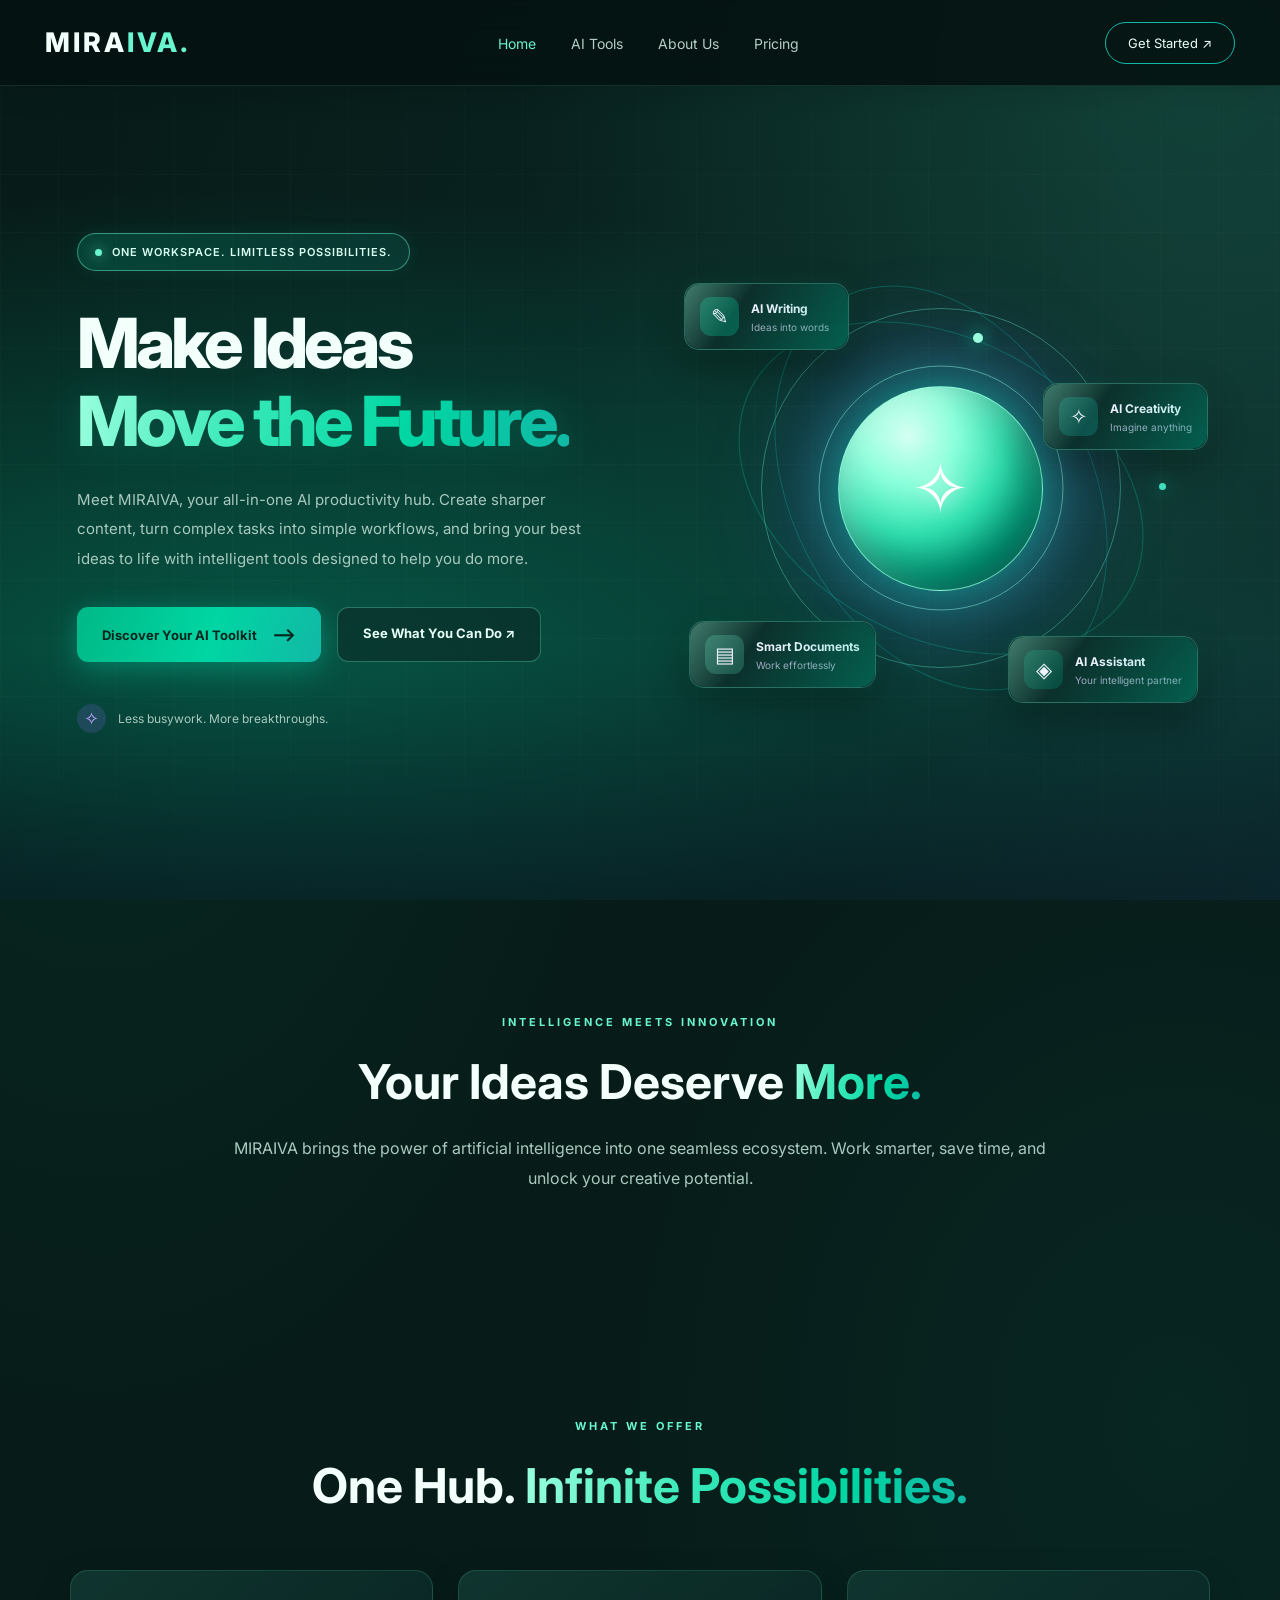
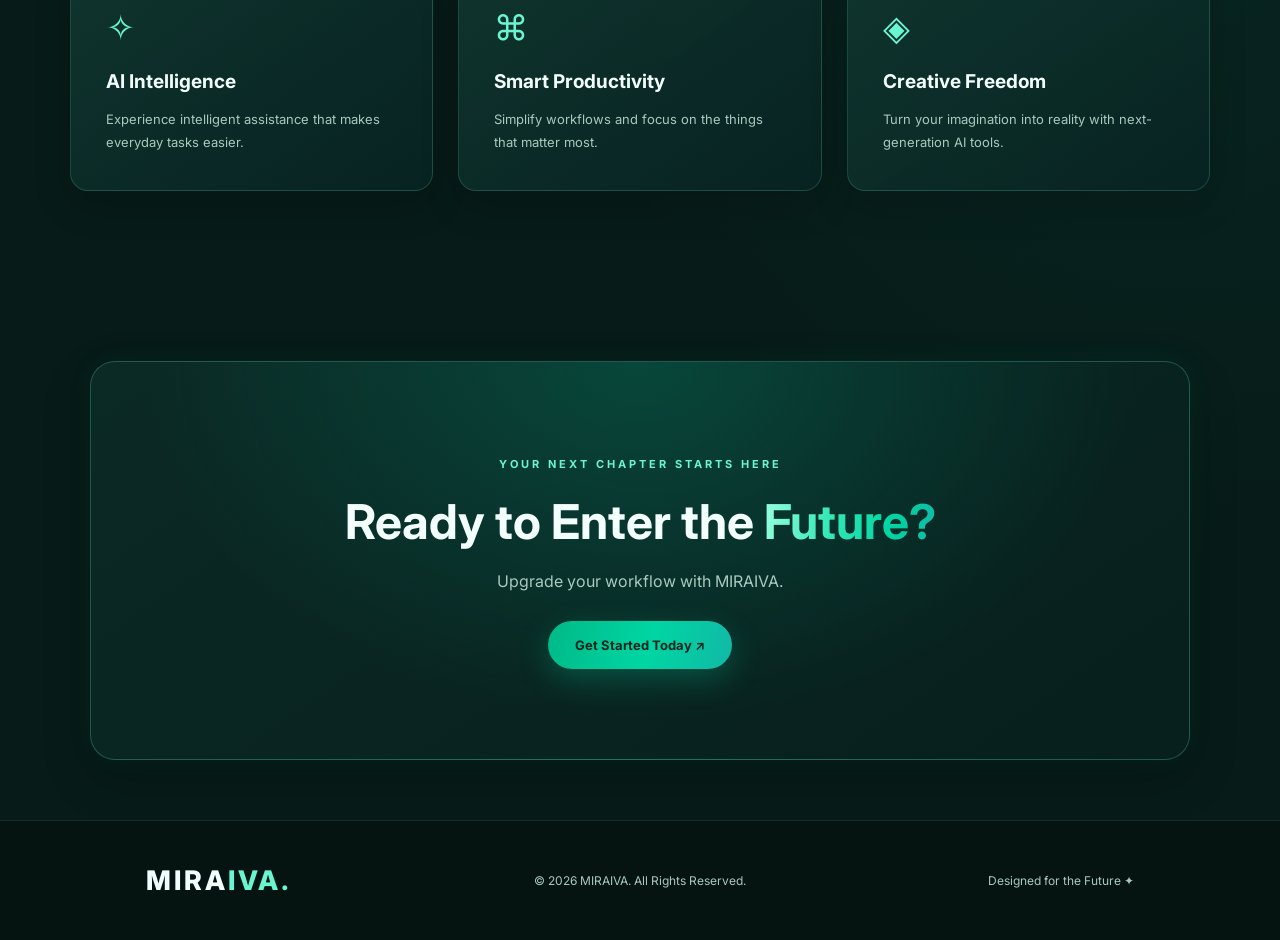
<file: front-end/index.html>
<!DOCTYPE html>
<html lang="en">
<head>
    <meta charset="UTF-8">
    <meta name="viewport" content="width=device-width, initial-scale=1.0">
    <title>MIRAIVA | AI Productivity Hub</title>
    <link rel="stylesheet" href="style.css">
</head>
<body>

    <header>
        <nav class="navbar">
            <a href="index.html" class="logo">MIRA<span>IVA.</span></a>

            <ul class="nav-links">
                <li><a href="index.html" class="active">Home</a></li>
                <li><a href="tools.html">AI Tools</a></li>
                <li><a href="about.html">About Us</a></li>
                <li><a href="pricing.html">Pricing</a></li>
            </ul>

            <a href="pricing.html" class="nav-btn">Get Started ↗</a>
        </nav>
    </header>

    <main>
        <section class="hero hero-reference">
            <div class="hero-overlay"></div>

            <div class="hero-layout">
                <div class="hero-content hero-copy">
                    <span class="hero-pill"><span class="status-dot"></span> ONE WORKSPACE. LIMITLESS POSSIBILITIES.</span>

                    <h1>
                        Make Ideas<br>
                        <span>Move the Future.</span>
                    </h1>

                    <p>
                        Meet MIRAIVA, your all-in-one AI productivity hub. Create sharper content,
                        turn complex tasks into simple workflows, and bring your best ideas to life
                        with intelligent tools designed to help you do more.
                    </p>

                    <div class="hero-buttons">
                        <a href="tools.html" class="primary-btn">
                            Discover Your AI Toolkit <span aria-hidden="true">⟶</span>
                        </a>
                        <a href="about.html" class="secondary-btn">
                            See What You Can Do ↗
                        </a>
                    </div>

                    <div class="hero-footnote">
                        <span class="footnote-spark">✧</span>
                        Less busywork. More breakthroughs.
                    </div>
                </div>

                <div class="hero-visual" aria-label="MIRAIVA AI productivity tools illustration">
                    <div class="orbit orbit-one"></div>
                    <div class="orbit orbit-two"></div>
                    <div class="orbit orbit-three"></div>
                    <div class="orbit orbit-four"></div>
                    <span class="orbit-dot dot-top"></span>
                    <span class="orbit-dot dot-side"></span>
                    <div class="core-glow"></div>
                    <div class="ai-core"><span>✧</span></div>

                    <div class="floating-card card-writing">
                        <span class="mini-icon writing-icon">✎</span>
                        <span><strong>AI Writing</strong><small>Ideas into words</small></span>
                    </div>

                    <div class="floating-card card-creativity">
                        <span class="mini-icon creativity-icon">✧</span>
                        <span><strong>AI Creativity</strong><small>Imagine anything</small></span>
                    </div>

                    <div class="floating-card card-documents">
                        <span class="mini-icon documents-icon">▤</span>
                        <span><strong>Smart Documents</strong><small>Work effortlessly</small></span>
                    </div>

                    <div class="floating-card card-assistant">
                        <span class="mini-icon assistant-icon">◈</span>
                        <span><strong>AI Assistant</strong><small>Your intelligent partner</small></span>
                    </div>
                </div>
            </div>
        </section>

        <section class="intro section">
            <span class="tag">INTELLIGENCE MEETS INNOVATION</span>
            <h2>Your Ideas Deserve <span>More.</span></h2>
            <p>
                MIRAIVA brings the power of artificial intelligence
                into one seamless ecosystem. Work smarter, save time,
                and unlock your creative potential.
            </p>
        </section>

        <section class="features section">
            <div class="section-heading">
                <span class="tag">WHAT WE OFFER</span>
                <h2>One Hub. <span>Infinite Possibilities.</span></h2>
            </div>

            <div class="feature-grid">

                <div class="feature-card">
                    <div class="feature-icon">✧</div>
                    <h3>AI Intelligence</h3>
                    <p>
                        Experience intelligent assistance
                        that makes everyday tasks easier.
                    </p>
                </div>

                <div class="feature-card">
                    <div class="feature-icon">⌘</div>
                    <h3>Smart Productivity</h3>
                    <p>
                        Simplify workflows and focus on
                        the things that matter most.
                    </p>
                </div>

                <div class="feature-card">
                    <div class="feature-icon">◈</div>
                    <h3>Creative Freedom</h3>
                    <p>
                        Turn your imagination into reality
                        with next-generation AI tools.
                    </p>
                </div>

            </div>
        </section>

        <section class="cta-section">
            <span class="tag">YOUR NEXT CHAPTER STARTS HERE</span>
            <h2>Ready to Enter the <span>Future?</span></h2>
            <p>Upgrade your workflow with MIRAIVA.</p>
            <a href="pricing.html" class="primary-btn">
                Get Started Today ↗
            </a>
        </section>
    </main>

    <footer>
        <a href="index.html" class="logo">MIRA<span>IVA.</span></a>
        <p>© 2026 MIRAIVA. All Rights Reserved.</p>
        <p>Designed for the Future ✦</p>
    </footer>

</body>
</html>
</file>
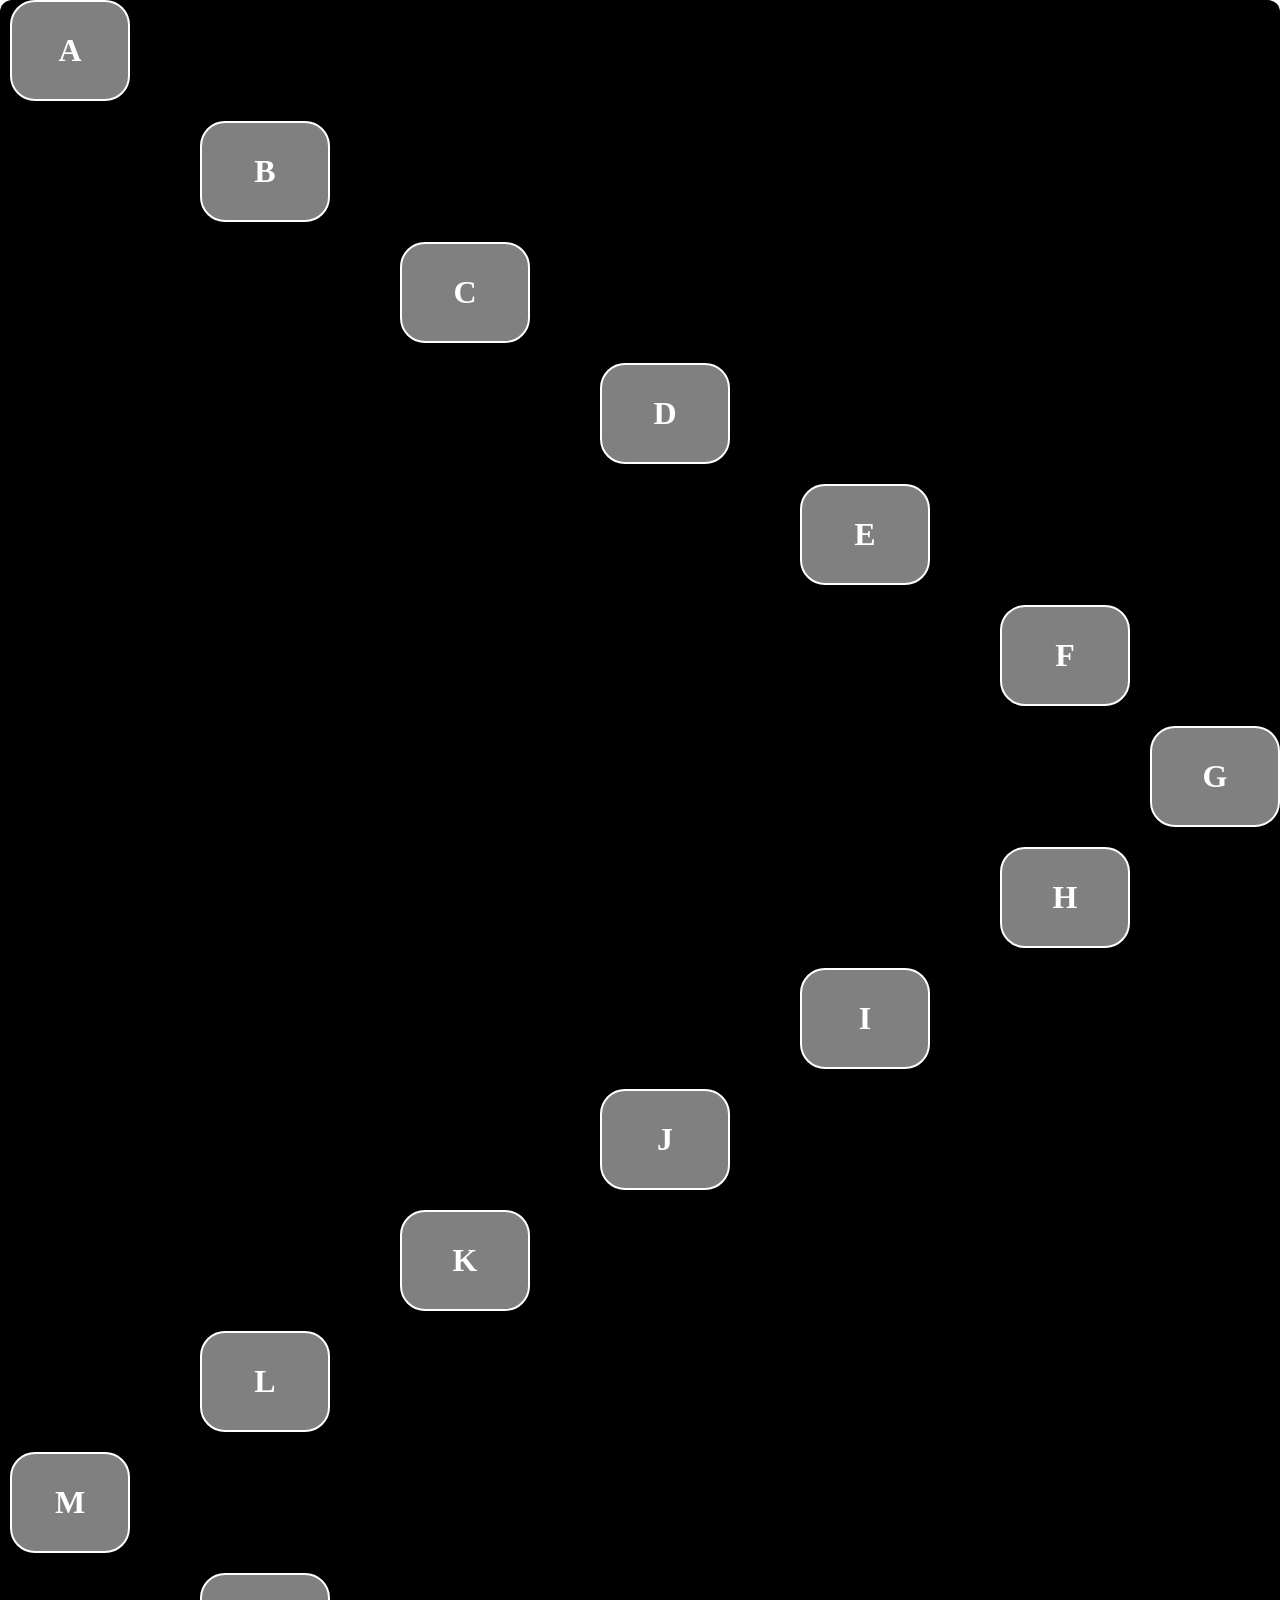
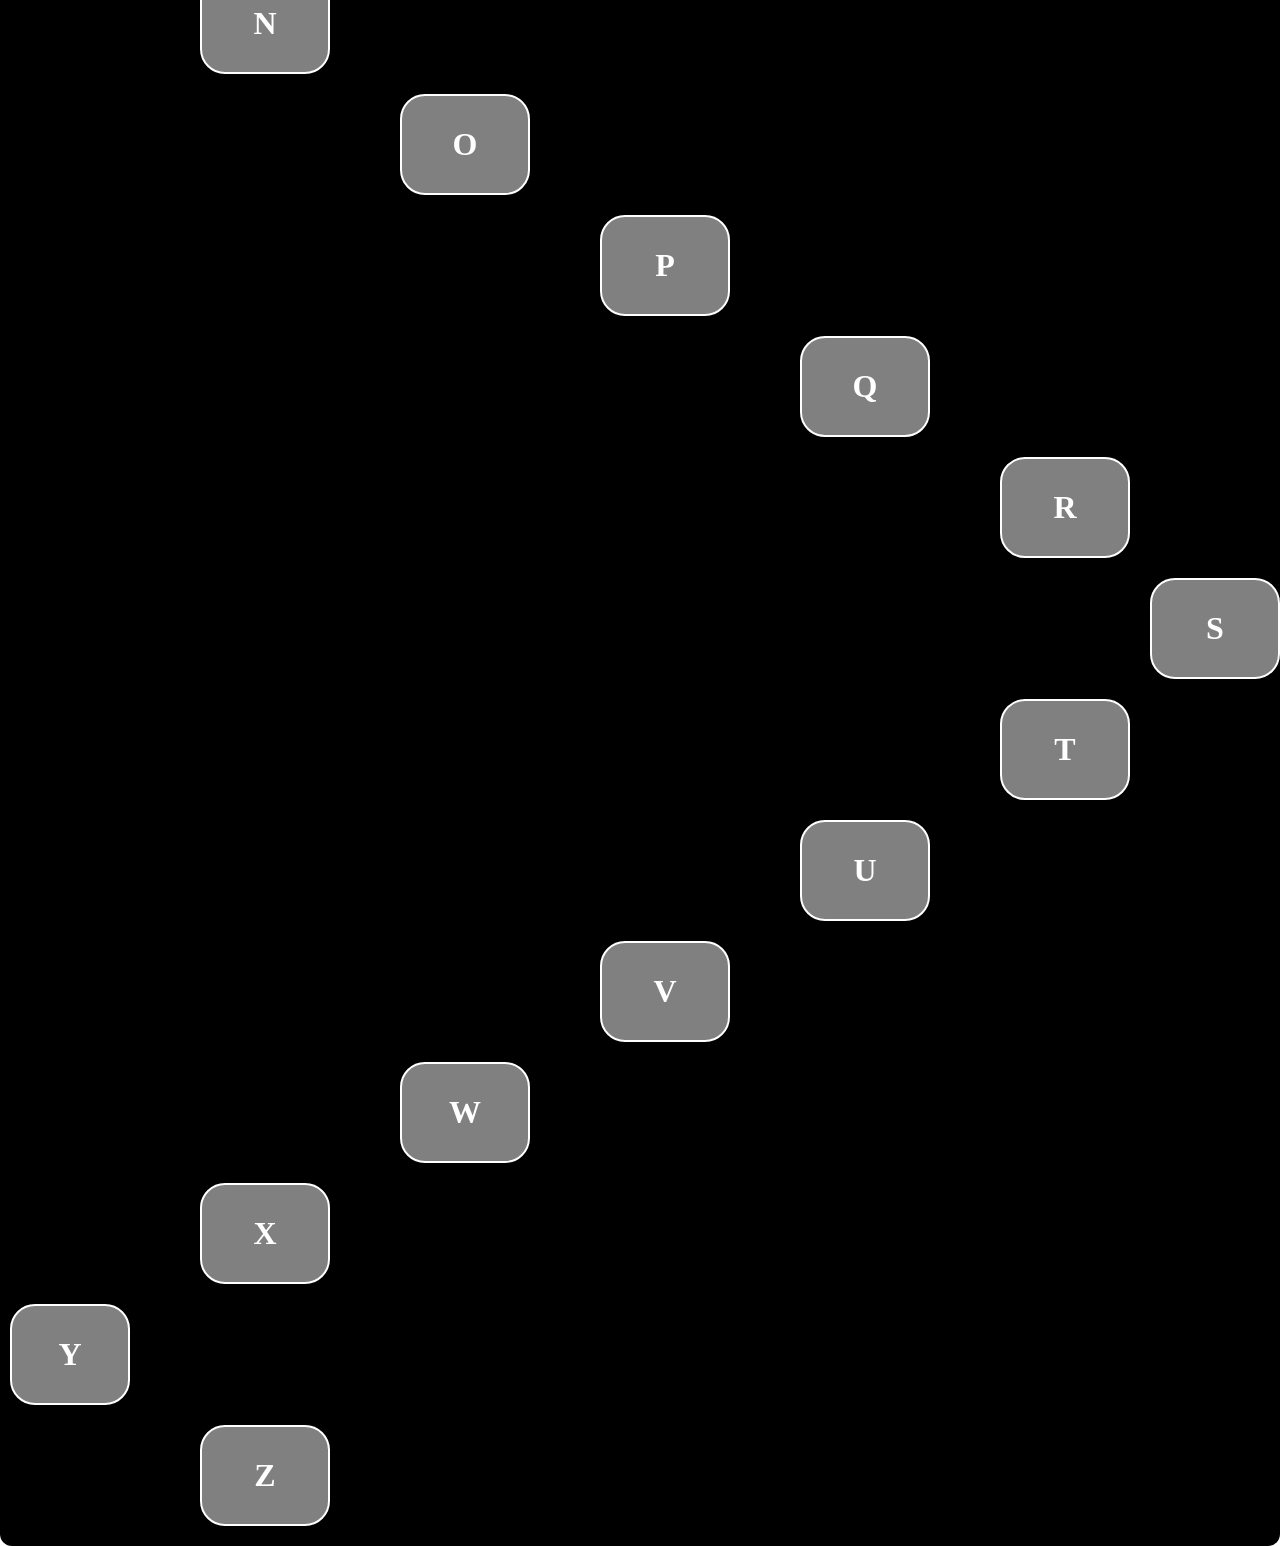
<file: project.html>
<!DOCTYPE html>
<html lang="en">
<head>
    <link rel="stylesheet" href="style.css">
    <meta charset="UTF-8">
    <meta name="viewport" content="width=device-width, initial-scale=1.0">
    <title>Assignment</title>
</head>
<body>
    <div class="container">
        <div class="box box-a">
            <Strong>A</Strong>
        </div>
        <div class="box box-b">
            <Strong>B</Strong>
        </div>
        <div class="box box-c">
            <Strong>C</Strong>
        </div>
        <div class="box box-d">
            <Strong>D</Strong>
        </div>
        <div class="box box-e">
            <Strong>E</Strong>
        </div>
        <div class="box box-f">
            <Strong>F</Strong>
        </div>
        <div class="box box-g">
            <Strong>G</Strong>
        </div>
        <div class="box box-h">
            <Strong>H</Strong>
        </div>
        <div class="box box-i">
            <Strong>I</Strong>
        </div>
        <div class="box box-j">
            <Strong>J</Strong>
        </div>
        <div class="box box-k">
            <Strong>K</Strong>
        </div>
        <div class="box box-l">
            <Strong>L</Strong>
        </div>
        <div class="box box-m">
            <Strong>M</Strong>
        </div>
        <div class="box box-n">
            <Strong>N</Strong>
        </div>
        <div class="box box-o">
            <Strong>O</Strong>
        </div>
        <div class="box box-p">
            <Strong>P</Strong>
        </div>
        <div class="box box-q">
            <Strong>Q</Strong>
        </div>
        <div class="box box-r">
            <Strong>R</Strong>
        </div>
        <div class="box box-s">
            <Strong>S</Strong>
        </div>
        <div class="box box-t">
            <Strong>T</Strong>
        </div>
        <div class="box box-u">
            <Strong>U</Strong>
        </div>
        <div class="box box-v">
            <Strong>V</Strong>
        </div>
        <div class="box box-w">
            <Strong>W</Strong>
        </div>
        <div class="box box-x">
            <Strong>X</Strong>
        </div>
        <div class="box box-y">
            <Strong>Y</Strong>
        </div>
        <div class="box box-z">
            <Strong>Z</Strong>
        </div>
    </div>
    
</body>
</html>
</file>
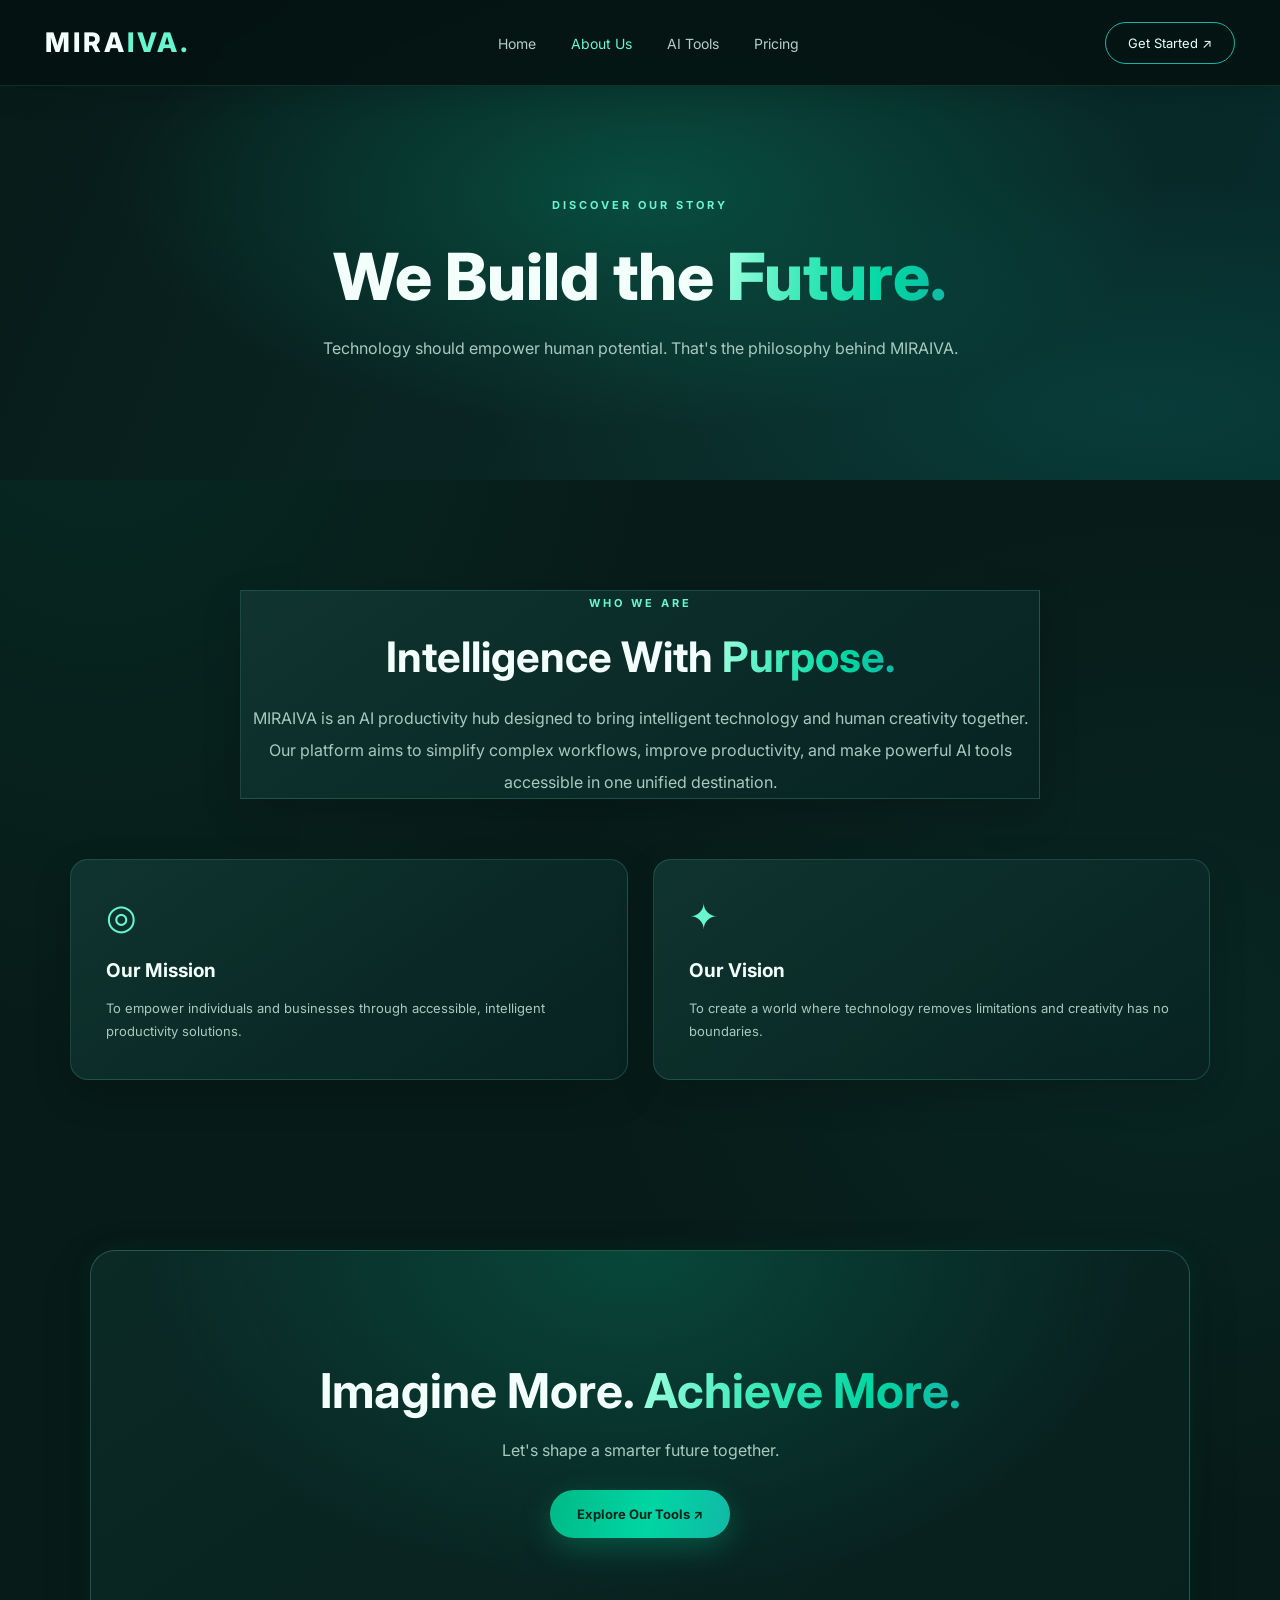
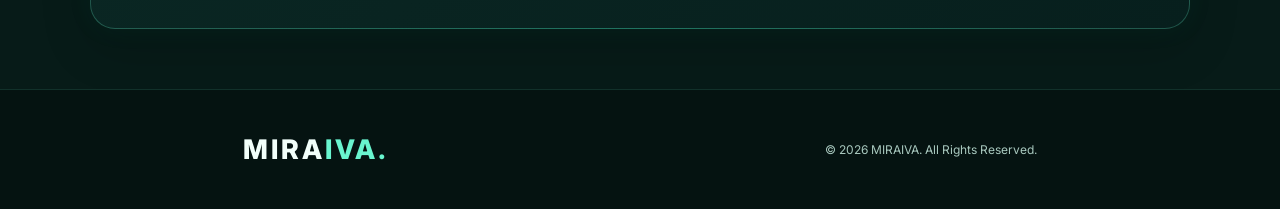
<file: front-end/about.html>
<!DOCTYPE html>
<html lang="en">
<head>
    <meta charset="UTF-8">
    <meta name="viewport" content="width=device-width, initial-scale=1.0">
    <title>About Us | MIRAIVA</title>
    <link rel="stylesheet" href="style.css">
</head>
<body>

<header>
    <nav class="navbar">
        <a href="index.html" class="logo">MIRA<span>IVA.</span></a>

        <ul class="nav-links">
            <li><a href="index.html">Home</a></li>
            <li><a href="about.html" class="active">About Us</a></li>
            <li><a href="tools.html">AI Tools</a></li>
            <li><a href="pricing.html">Pricing</a></li>
        </ul>

        <a href="pricing.html" class="nav-btn">Get Started ↗</a>
    </nav>
</header>

<section class="page-hero">
    <span class="tag">DISCOVER OUR STORY</span>
    <h1>We Build the <span>Future.</span></h1>
    <p>
        Technology should empower human potential.
        That's the philosophy behind MIRAIVA.
    </p>
</section>

<section class="about-content section">
    <div class="about-box">
        <span class="tag">WHO WE ARE</span>
        <h2>Intelligence With <span>Purpose.</span></h2>
        <p>
            MIRAIVA is an AI productivity hub designed to bring
            intelligent technology and human creativity together.

            Our platform aims to simplify complex workflows,
            improve productivity, and make powerful AI tools
            accessible in one unified destination.
        </p>
    </div>

    <div class="about-grid">
        <div class="feature-card">
            <div class="feature-icon">◎</div>
            <h3>Our Mission</h3>
            <p>
                To empower individuals and businesses through
                accessible, intelligent productivity solutions.
            </p>
        </div>

        <div class="feature-card">
            <div class="feature-icon">✦</div>
            <h3>Our Vision</h3>
            <p>
                To create a world where technology removes
                limitations and creativity has no boundaries.
            </p>
        </div>
    </div>
</section>

<section class="cta-section">
    <h2>Imagine More. <span>Achieve More.</span></h2>
    <p>Let's shape a smarter future together.</p>
    <a href="tools.html" class="primary-btn">Explore Our Tools ↗</a>
</section>

<footer>
    <a href="index.html" class="logo">MIRA<span>IVA.</span></a>
    <p>© 2026 MIRAIVA. All Rights Reserved.</p>
</footer>

</body>
</html>
</file>
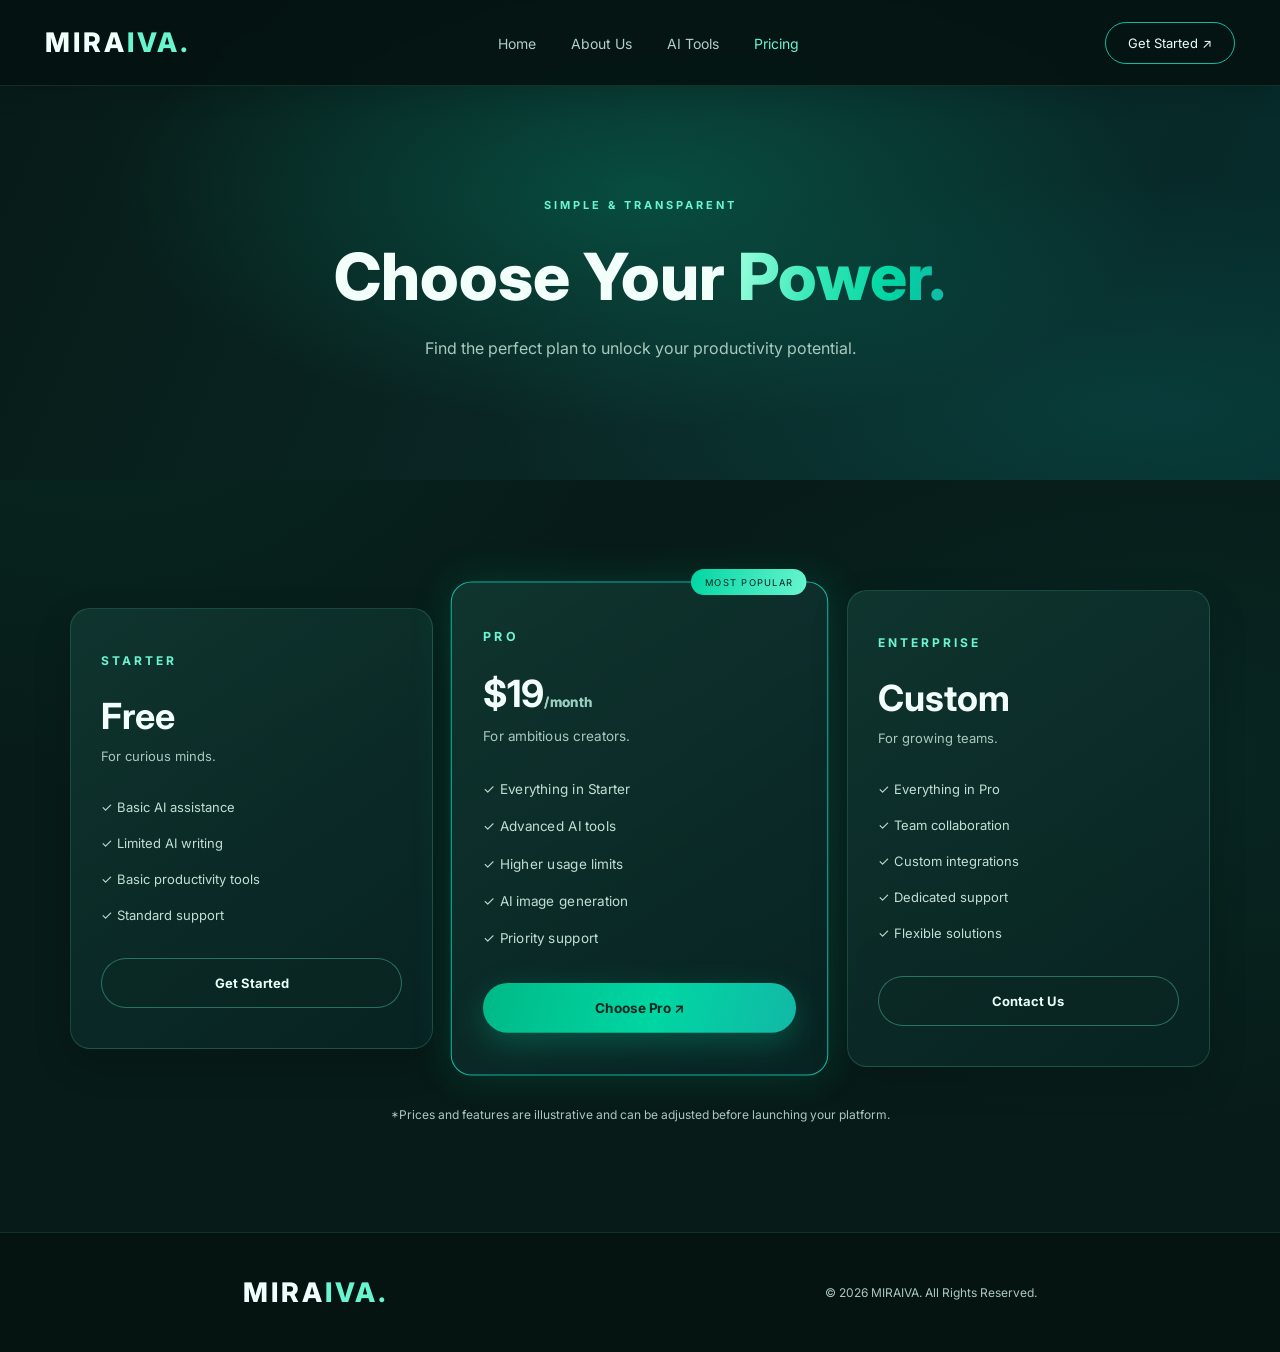
<file: front-end/pricing.html>
<!DOCTYPE html>
<html lang="en">
<head>
    <meta charset="UTF-8">
    <meta name="viewport" content="width=device-width, initial-scale=1.0">
    <title>Pricing | MIRAIVA</title>
    <link rel="stylesheet" href="style.css">
</head>
<body>

<header>
    <nav class="navbar">
        <a href="index.html" class="logo">MIRA<span>IVA.</span></a>

        <ul class="nav-links">
            <li><a href="index.html">Home</a></li>
            <li><a href="about.html">About Us</a></li>
            <li><a href="tools.html">AI Tools</a></li>
            <li><a href="pricing.html" class="active">Pricing</a></li>
        </ul>

        <a href="pricing.html" class="nav-btn">Get Started ↗</a>
    </nav>
</header>

<section class="page-hero">
    <span class="tag">SIMPLE & TRANSPARENT</span>
    <h1>Choose Your <span>Power.</span></h1>
    <p>
        Find the perfect plan to unlock your
        productivity potential.
    </p>
</section>

<section class="pricing-section section">

    <div class="pricing-grid">

        <div class="price-card">
            <span class="plan-name">STARTER</span>
            <h2>Free</h2>
            <p class="price-description">For curious minds.</p>

            <ul>
                <li>✓ Basic AI assistance</li>
                <li>✓ Limited AI writing</li>
                <li>✓ Basic productivity tools</li>
                <li>✓ Standard support</li>
            </ul>

            <a href="index.html" class="secondary-btn price-btn">
                Get Started
            </a>
        </div>

        <div class="price-card popular">
            <span class="popular-tag">MOST POPULAR</span>
            <span class="plan-name">PRO</span>
            <h2>$19<span>/month</span></h2>
            <p class="price-description">For ambitious creators.</p>

            <ul>
                <li>✓ Everything in Starter</li>
                <li>✓ Advanced AI tools</li>
                <li>✓ Higher usage limits</li>
                <li>✓ AI image generation</li>
                <li>✓ Priority support</li>
            </ul>

            <a href="index.html" class="primary-btn price-btn">
                Choose Pro ↗
            </a>
        </div>

        <div class="price-card">
            <span class="plan-name">ENTERPRISE</span>
            <h2>Custom</h2>
            <p class="price-description">For growing teams.</p>

            <ul>
                <li>✓ Everything in Pro</li>
                <li>✓ Team collaboration</li>
                <li>✓ Custom integrations</li>
                <li>✓ Dedicated support</li>
                <li>✓ Flexible solutions</li>
            </ul>

            <a href="index.html" class="secondary-btn price-btn">
                Contact Us
            </a>
        </div>

    </div>

    <p class="pricing-note">
        *Prices and features are illustrative and can be adjusted
        before launching your platform.
    </p>

</section>

<footer>
    <a href="index.html" class="logo">MIRA<span>IVA.</span></a>
    <p>© 2026 MIRAIVA. All Rights Reserved.</p>
</footer>

</body>
</html>
</file>
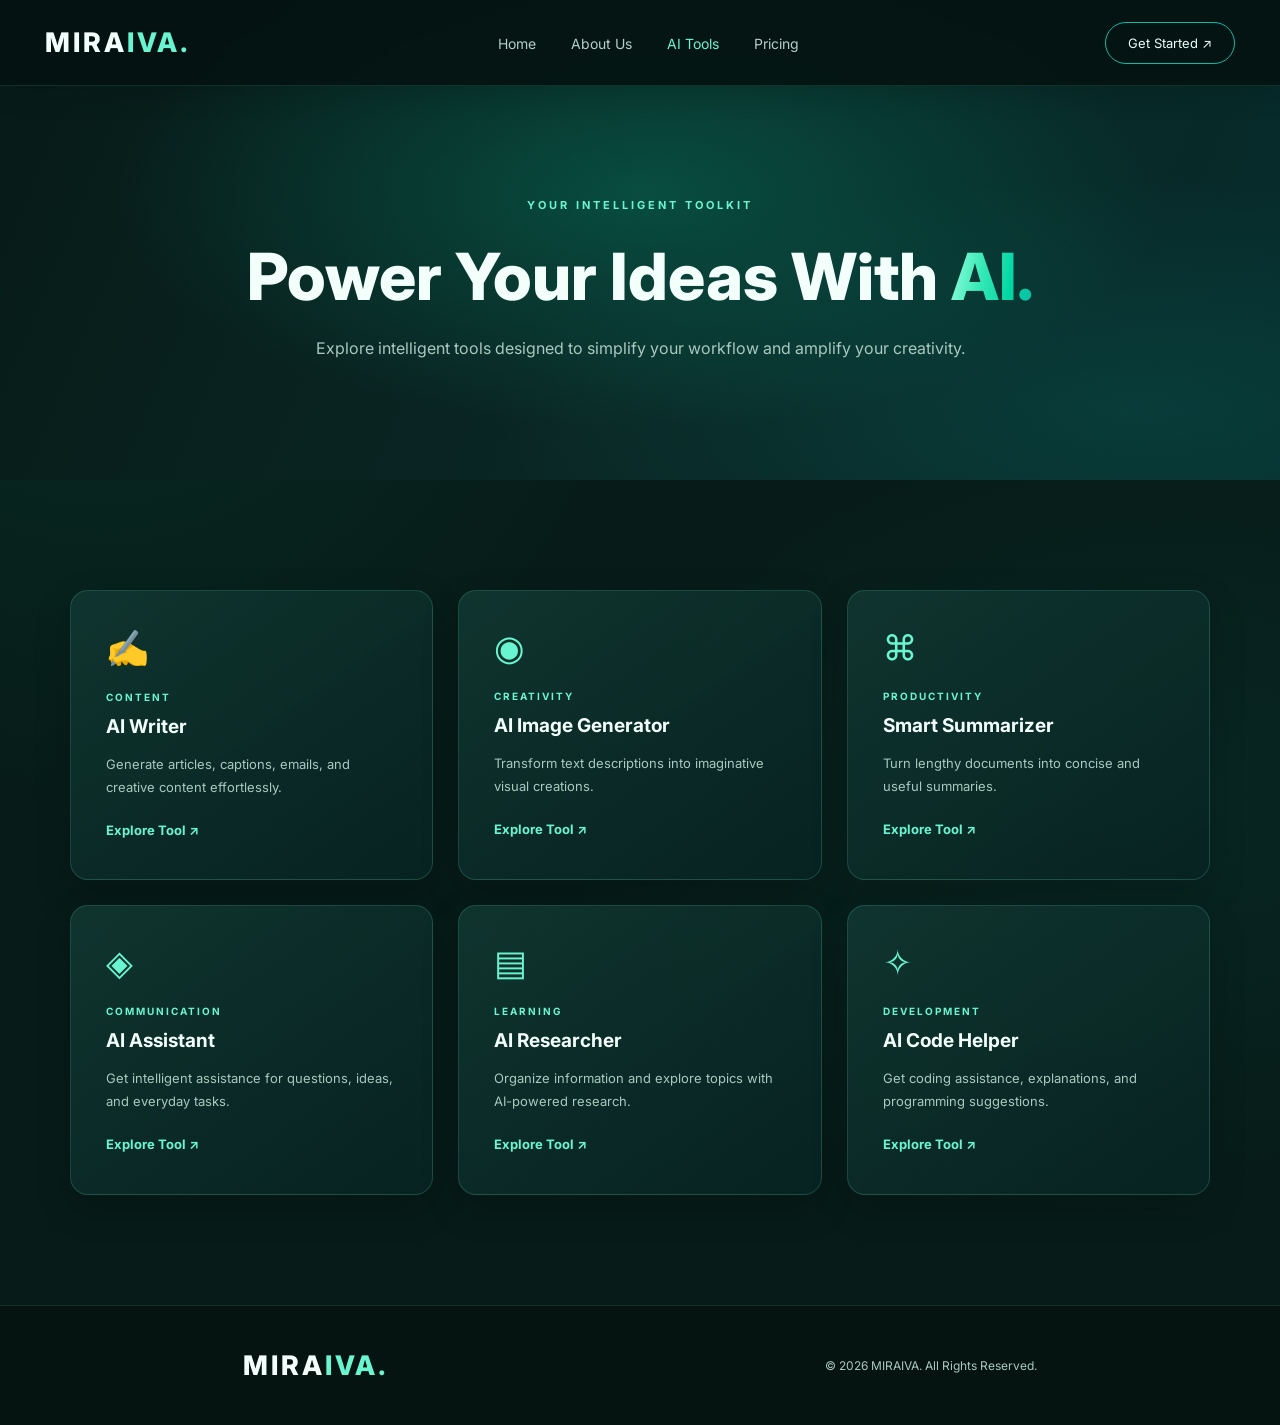
<file: front-end/tools.html>
<!DOCTYPE html>
<html lang="en">
<head>
    <meta charset="UTF-8">
    <meta name="viewport" content="width=device-width, initial-scale=1.0">
    <title>AI Tools | MIRAIVA</title>
    <link rel="stylesheet" href="style.css">
</head>
<body>

<header>
    <nav class="navbar">
        <a href="index.html" class="logo">MIRA<span>IVA.</span></a>

        <ul class="nav-links">
            <li><a href="index.html">Home</a></li>
            <li><a href="about.html">About Us</a></li>
            <li><a href="tools.html" class="active">AI Tools</a></li>
            <li><a href="pricing.html">Pricing</a></li>
        </ul>

        <a href="pricing.html" class="nav-btn">Get Started ↗</a>
    </nav>
</header>

<section class="page-hero">
    <span class="tag">YOUR INTELLIGENT TOOLKIT</span>
    <h1>Power Your Ideas With <span>AI.</span></h1>
    <p>
        Explore intelligent tools designed to simplify
        your workflow and amplify your creativity.
    </p>
</section>

<section class="tools-section section">

    <div class="tool-grid">

        <div class="feature-card tool-card">
            <div class="feature-icon">✍</div>
            <span class="tool-label">CONTENT</span>
            <h3>AI Writer</h3>
            <p>
                Generate articles, captions, emails,
                and creative content effortlessly.
            </p>
            <a href="pricing.html" class="card-link">Explore Tool ↗</a>
        </div>

        <div class="feature-card tool-card">
            <div class="feature-icon">◉</div>
            <span class="tool-label">CREATIVITY</span>
            <h3>AI Image Generator</h3>
            <p>
                Transform text descriptions into
                imaginative visual creations.
            </p>
            <a href="pricing.html" class="card-link">Explore Tool ↗</a>
        </div>

        <div class="feature-card tool-card">
            <div class="feature-icon">⌘</div>
            <span class="tool-label">PRODUCTIVITY</span>
            <h3>Smart Summarizer</h3>
            <p>
                Turn lengthy documents into
                concise and useful summaries.
            </p>
            <a href="pricing.html" class="card-link">Explore Tool ↗</a>
        </div>

        <div class="feature-card tool-card">
            <div class="feature-icon">◈</div>
            <span class="tool-label">COMMUNICATION</span>
            <h3>AI Assistant</h3>
            <p>
                Get intelligent assistance for
                questions, ideas, and everyday tasks.
            </p>
            <a href="pricing.html" class="card-link">Explore Tool ↗</a>
        </div>

        <div class="feature-card tool-card">
            <div class="feature-icon">▤</div>
            <span class="tool-label">LEARNING</span>
            <h3>AI Researcher</h3>
            <p>
                Organize information and explore
                topics with AI-powered research.
            </p>
            <a href="pricing.html" class="card-link">Explore Tool ↗</a>
        </div>

        <div class="feature-card tool-card">
            <div class="feature-icon">✧</div>
            <span class="tool-label">DEVELOPMENT</span>
            <h3>AI Code Helper</h3>
            <p>
                Get coding assistance, explanations,
                and programming suggestions.
            </p>
            <a href="pricing.html" class="card-link">Explore Tool ↗</a>
        </div>

    </div>

</section>

<footer>
    <a href="index.html" class="logo">MIRA<span>IVA.</span></a>
    <p>© 2026 MIRAIVA. All Rights Reserved.</p>
</footer>

</body>
</html>
</file>
<file: front-end/style.css>
/* ==============================
   MIRAIVA - FUTURISTIC AI HUB
================================ */

@import url('https://fonts.googleapis.com/css2?family=Inter:wght@400;500;600;700;800&display=swap');

:root {
    --bg: #070711;
    --card: #111122;
    --purple: #a855f7;
    --cyan: #00e5ff;
    --white: #ffffff;
    --muted: #a3a3b5;
}

* {
    margin: 0;
    padding: 0;
    box-sizing: border-box;
}

html {
    scroll-behavior: smooth;
}

body {
    background: var(--bg);
    color: var(--white);
    font-family: 'Inter', sans-serif;
    overflow-x: hidden;
}

a {
    text-decoration: none;
    color: inherit;
}

/* NAVIGATION */

header {
    position: absolute;
    top: 0;
    width: 100%;
    z-index: 100;
    background: rgba(7, 7, 17, 0.7);
    backdrop-filter: blur(15px);
    border-bottom: 1px solid rgba(255,255,255,0.07);
}

.navbar {
    max-width: 1250px;
    margin: auto;
    height: 85px;
    padding: 0 30px;
    display: flex;
    align-items: center;
    justify-content: space-between;
}

.logo {
    font-size: 27px;
    font-weight: 800;
    letter-spacing: 3px;
}

.logo span {
    color: var(--cyan);
}

.nav-links {
    display: flex;
    list-style: none;
    gap: 35px;
}

.nav-links a {
    color: #b6b6c9;
    font-size: 14px;
    transition: 0.3s;
}

.nav-links a:hover,
.nav-links a.active {
    color: var(--cyan);
}

.nav-btn {
    padding: 12px 22px;
    border: 1px solid var(--purple);
    border-radius: 30px;
    font-size: 13px;
    transition: 0.3s;
}

.nav-btn:hover {
    background: var(--purple);
    box-shadow: 0 0 25px #a855f777;
}

/* COMMON */

.section {
    max-width: 1200px;
    margin: auto;
    padding: 110px 30px;
}

.tag {
    color: var(--cyan);
    font-size: 11px;
    letter-spacing: 3px;
    font-weight: 700;
}

h1 span,
h2 span {
    background: linear-gradient(90deg, var(--purple), var(--cyan));
    -webkit-background-clip: text;
    background-clip: text;
    color: transparent;
}

/* HOME HERO + PARALLAX */

.hero {
    min-height: 100vh;
    display: flex;
    align-items: center;
    justify-content: center;
    text-align: center;
    position: relative;
    overflow: hidden;
    isolation: isolate;

    background:
        radial-gradient(circle at 50% 45%, #46208066, transparent 40%),
        radial-gradient(circle at 80% 20%, #005b7c55, transparent 30%),
        linear-gradient(135deg, #080814, #111027, #080814);

    background-attachment: fixed;
}

.hero::before {
    content: "";
    position: absolute;
    inset: 0;
    z-index: -1;

    background-image:
        linear-gradient(rgba(255,255,255,0.025) 1px, transparent 1px),
        linear-gradient(90deg, rgba(255,255,255,0.025) 1px, transparent 1px);

    background-size: 60px 60px;
    transform: perspective(500px) rotateX(10deg) scale(1.3);
}

.hero-overlay {
    position: absolute;
    inset: 0;
    background: linear-gradient(
        to bottom,
        transparent 65%,
        var(--bg)
    );
    pointer-events: none;
}

.hero-content {
    max-width: 850px;
    padding: 120px 25px;
    position: relative;
    z-index: 2;
}

.hero-content h1 {
    font-size: clamp(42px, 7vw, 85px);
    line-height: 1.12;
    margin: 25px 0;
    font-weight: 800;
    letter-spacing: -4px;
}

.hero-content p {
    max-width: 650px;
    margin: auto;
    color: var(--muted);
    line-height: 1.8;
    font-size: 16px;
}

.hero-buttons {
    margin-top: 35px;
    display: flex;
    justify-content: center;
    flex-wrap: wrap;
    gap: 18px;
}

/* BUTTONS */

.primary-btn,
.secondary-btn {
    display: inline-block;
    padding: 16px 27px;
    border-radius: 30px;
    font-size: 13px;
    font-weight: 700;
    transition: 0.3s;
}

.primary-btn {
    background: linear-gradient(90deg, var(--purple), #7048ff);
    box-shadow: 0 0 25px #a855f744;
}

.primary-btn:hover {
    transform: translateY(-4px);
    box-shadow: 0 0 35px #a855f799;
}

.secondary-btn {
    border: 1px solid #ffffff44;
    color: white;
}

.secondary-btn:hover {
    border-color: var(--cyan);
    color: var(--cyan);
}

/* FLOATING ORBS */

.floating-orb {
    position: absolute;
    border-radius: 50%;
    filter: blur(3px);
    pointer-events: none;
    animation: float 6s ease-in-out infinite;
}

.orb-one {
    width: 180px;
    height: 180px;
    background: #9b4dff22;
    border: 1px solid #a855f755;
    top: 22%;
    left: 10%;
    box-shadow: 0 0 70px #a855f733;
}

.orb-two {
    width: 110px;
    height: 110px;
    background: #00e5ff18;
    border: 1px solid #00e5ff66;
    right: 12%;
    bottom: 20%;
    animation-delay: 2s;
    box-shadow: 0 0 60px #00e5ff33;
}

@keyframes float {
    0%, 100% {
        transform: translateY(0);
    }
    50% {
        transform: translateY(-25px);
    }
}

.scroll-indicator {
    position: absolute;
    bottom: 30px;
    font-size: 10px;
    color: var(--muted);
    letter-spacing: 3px;
}

/* INTRO */

.intro {
    text-align: center;
    max-width: 900px;
}

.intro h2,
.section-heading h2 {
    font-size: clamp(30px, 5vw, 48px);
    margin: 22px 0;
}

.intro p {
    color: var(--muted);
    line-height: 1.9;
}

/* FEATURE CARDS */

.section-heading {
    text-align: center;
    margin-bottom: 55px;
}

.feature-grid,
.about-grid,
.tool-grid,
.pricing-grid {
    display: grid;
    grid-template-columns: repeat(3, 1fr);
    gap: 25px;
}

.feature-card {
    background: linear-gradient(145deg, #151528, #0c0c19);
    border: 1px solid #ffffff12;
    border-radius: 18px;
    padding: 35px;
    transition: 0.35s;
}

.feature-card:hover {
    transform: translateY(-10px);
    border-color: #a855f777;
    box-shadow: 0 15px 45px #a855f71c;
}

.feature-icon {
    font-size: 35px;
    color: var(--cyan);
    margin-bottom: 22px;
}

.feature-card h3 {
    font-size: 19px;
    margin-bottom: 15px;
}

.feature-card p {
    color: var(--muted);
    line-height: 1.8;
    font-size: 13px;
}

/* CTA */

.cta-section {
    margin: 60px auto;
    max-width: 1100px;
    padding: 90px 25px;
    text-align: center;
    border-radius: 25px;
    background:
        radial-gradient(circle at center, #582a9944, transparent 65%),
        #111122;
    border: 1px solid #a855f733;
}

.cta-section h2 {
    font-size: clamp(30px, 5vw, 48px);
    margin: 20px 0;
}

.cta-section p {
    color: var(--muted);
    margin-bottom: 30px;
}

/* INNER PAGE HERO */

.page-hero {
    min-height: 480px;
    padding: 170px 25px 90px;
    text-align: center;
    display: flex;
    flex-direction: column;
    align-items: center;
    justify-content: center;
    background:
        radial-gradient(circle at center, #6527a344, transparent 60%),
        #090916;
}

.page-hero h1 {
    font-size: clamp(38px, 6vw, 65px);
    margin: 25px 0 18px;
    font-weight: 800;
}

.page-hero p {
    color: var(--muted);
    max-width: 650px;
    line-height: 1.8;
}

/* ABOUT */

.about-content {
    text-align: center;
}

.about-box {
    max-width: 800px;
    margin: auto auto 60px;
}

.about-box h2 {
    font-size: 42px;
    margin: 20px 0;
}

.about-box p {
    color: var(--muted);
    line-height: 2;
}

.about-grid {
    grid-template-columns: repeat(2, 1fr);
    text-align: left;
}

/* AI TOOLS */

.tool-grid {
    grid-template-columns: repeat(3, 1fr);
}

.tool-label {
    display: block;
    font-size: 10px;
    letter-spacing: 2px;
    color: var(--purple);
    margin-bottom: 12px;
    font-weight: 700;
}

.tool-card {
    min-height: 290px;
}

.card-link {
    display: inline-block;
    color: var(--cyan);
    margin-top: 22px;
    font-size: 13px;
    font-weight: 700;
}

.card-link:hover {
    color: var(--purple);
}

/* PRICING */

.pricing-grid {
    grid-template-columns: repeat(3, 1fr);
    align-items: center;
}

.price-card {
    position: relative;
    padding: 40px 30px;
    background: #111122;
    border: 1px solid #ffffff16;
    border-radius: 20px;
}

.price-card.popular {
    border: 1px solid var(--purple);
    box-shadow: 0 0 40px #a855f722;
    transform: scale(1.04);
}

.plan-name {
    color: var(--cyan);
    font-size: 12px;
    letter-spacing: 3px;
    font-weight: 700;
}

.price-card h2 {
    font-size: 36px;
    margin: 25px 0 10px;
}

.price-card h2 span {
    color: var(--muted);
    font-size: 13px;
}

.price-description {
    color: var(--muted);
    font-size: 13px;
}

.price-card ul {
    list-style: none;
    margin: 35px 0;
}

.price-card li {
    color: #c5c5d4;
    font-size: 13px;
    margin-bottom: 20px;
}

.price-btn {
    width: 100%;
    text-align: center;
}

.popular-tag {
    position: absolute;
    top: -13px;
    right: 20px;
    padding: 7px 13px;
    background: var(--purple);
    border-radius: 20px;
    font-size: 9px;
    letter-spacing: 1px;
}

.pricing-note {
    text-align: center;
    color: var(--muted);
    font-size: 12px;
    margin-top: 40px;
}

/* FOOTER */

footer {
    min-height: 120px;
    padding: 35px;
    display: flex;
    justify-content: space-around;
    align-items: center;
    flex-wrap: wrap;
    gap: 20px;
    background: #080810;
    border-top: 1px solid #ffffff12;
}

footer p {
    color: var(--muted);
    font-size: 12px;
}

/* RESPONSIVE DESIGN */

@media (max-width: 850px) {

    .navbar {
        flex-wrap: wrap;
        height: auto;
        padding: 22px;
        gap: 20px;
    }

    .nav-links {
        order: 3;
        width: 100%;
        justify-content: center;
        gap: 20px;
        flex-wrap: wrap;
    }

    .feature-grid,
    .tool-grid,
    .pricing-grid {
        grid-template-columns: repeat(2, 1fr);
    }

    .price-card.popular {
        transform: none;
    }
}

@media (max-width: 550px) {

    .navbar {
        justify-content: center;
    }

    .nav-btn {
        display: none;
    }

    .nav-links {
        gap: 15px;
    }

    .nav-links a {
        font-size: 12px;
    }

    .hero-content h1 {
        letter-spacing: -2px;
    }

    .feature-grid,
    .tool-grid,
    .pricing-grid,
    .about-grid {
        grid-template-columns: 1fr;
    }

    .section {
        padding: 75px 20px;
    }

    .hero {
        background-attachment: scroll;
    }

    .orb-one {
        left: -70px;
    }

    .orb-two {
        right: -40px;
    }

    footer {
        flex-direction: column;
        text-align: center;
    }
}

/* REDUCED MOTION ACCESSIBILITY */

@media (prefers-reduced-motion: reduce) {
    *,
    *::before,
    *::after {
        animation-duration: 0.01ms !important;
        animation-iteration-count: 1 !important;
        scroll-behavior: auto !important;
        transition-duration: 0.01ms !important;
    }
}


/* ==========================================
   MIRAIVA REFERENCE-INSPIRED HOMEPAGE HERO
   ========================================== */

.hero-reference {
    min-height: 720px;
    min-height: max(720px, 100vh);
    padding: 110px max(6vw, 28px) 34px;
    display: flex;
    align-items: center;
    justify-content: center;
    text-align: left;
    background:
        radial-gradient(ellipse at 12% 55%, rgba(104, 55, 205, .23), transparent 42%),
        radial-gradient(ellipse at 92% 78%, rgba(0, 118, 214, .24), transparent 38%),
        linear-gradient(112deg, #100d2b 0%, #0c1027 52%, #07162d 100%);
    background-attachment: scroll;
}

.hero-reference::before {
    opacity: .75;
    background-size: 58px 58px;
    transform: none;
    mask-image: linear-gradient(to bottom, transparent 0%, #000 20%, #000 85%, transparent 100%);
}

.hero-reference .hero-overlay {
    background: linear-gradient(to bottom, transparent 72%, rgba(7, 9, 25, .45));
}

.hero-layout {
    position: relative;
    z-index: 2;
    width: 100%;
    max-width: 1250px;
    min-height: 550px;
    display: grid;
    grid-template-columns: minmax(0, 1fr) minmax(440px, .95fr);
    align-items: center;
    gap: clamp(20px, 4vw, 65px);
}

.hero-reference .hero-content {
    max-width: 620px;
    padding: 35px 0 45px;
    margin: 0;
}

.hero-pill {
    display: inline-flex;
    align-items: center;
    gap: 10px;
    padding: 11px 17px;
    border: 1px solid rgba(157, 119, 255, .38);
    border-radius: 40px;
    background: rgba(111, 78, 180, .13);
    color: #c7b8f4;
    font-size: 11px;
    letter-spacing: 1px;
    font-weight: 600;
}

.status-dot {
    width: 7px;
    height: 7px;
    border-radius: 50%;
    background: #58d5b4;
    box-shadow: 0 0 12px rgba(88, 213, 180, .8);
}

.hero-reference .hero-content h1 {
    margin: 34px 0 25px;
    font-size: clamp(48px, 5.4vw, 76px);
    line-height: 1.12;
    letter-spacing: -3.8px;
    font-weight: 800;
}

.hero-reference .hero-content h1 span {
    background: linear-gradient(95deg, #ad8aff 5%, #777cff 52%, #49d5f5 100%);
    -webkit-background-clip: text;
    background-clip: text;
    color: transparent;
}

.hero-reference .hero-content p {
    max-width: 520px;
    margin: 0;
    color: #a9abc3;
    font-size: 15px;
    line-height: 1.95;
}

.hero-reference .hero-buttons {
    justify-content: flex-start;
    margin-top: 34px;
    gap: 16px;
}

.hero-reference .primary-btn,
.hero-reference .secondary-btn {
    border-radius: 11px;
    padding: 17px 25px;
    font-size: 13px;
}

.hero-reference .primary-btn {
    background: linear-gradient(105deg, #9162ff, #5d7cff);
    box-shadow: 0 10px 32px rgba(111, 92, 255, .22);
}

.hero-reference .primary-btn span {
    margin-left: 12px;
    font-size: 18px;
    vertical-align: -1px;
}

.hero-reference .secondary-btn {
    border-color: rgba(255,255,255,.17);
    background: rgba(255,255,255,.025);
    color: #e0dff0;
}

.hero-reference .secondary-btn:hover {
    border-color: #9a7aff;
    color: #fff;
    background: rgba(151, 117, 255, .1);
}

.hero-footnote {
    display: flex;
    align-items: center;
    gap: 12px;
    margin-top: 42px;
    color: #8f91ad;
    font-size: 12px;
}

.footnote-spark {
    display: inline-grid;
    place-items: center;
    width: 29px;
    height: 29px;
    border-radius: 50%;
    color: #c2a8ff;
    background: rgba(149, 111, 255, .17);
    font-size: 18px;
}

/* Orbital AI illustration */
.hero-visual {
    position: relative;
    width: 100%;
    max-width: 590px;
    height: 500px;
    justify-self: end;
    display: grid;
    place-items: center;
    isolation: isolate;
}

.orbit {
    position: absolute;
    left: 50%;
    top: 50%;
    border: 1px solid rgba(139, 119, 236, .24);
    border-radius: 50%;
    transform: translate(-50%, -50%);
    pointer-events: none;
}

.orbit-one { width: 360px; height: 360px; }
.orbit-two { width: 430px; height: 300px; transform: translate(-50%, -50%) rotate(28deg); border-color: rgba(63, 185, 238, .18); }
.orbit-three { width: 300px; height: 430px; transform: translate(-50%, -50%) rotate(-28deg); border-color: rgba(151, 116, 255, .2); }
.orbit-four { width: 245px; height: 245px; border-color: rgba(166, 137, 255, .4); }

.core-glow {
    position: absolute;
    width: 270px;
    height: 270px;
    border-radius: 50%;
    background: rgba(116, 83, 255, .28);
    filter: blur(48px);
}

.ai-core {
    position: relative;
    z-index: 2;
    display: grid;
    place-items: center;
    width: 205px;
    height: 205px;
    border-radius: 50%;
    background:
        radial-gradient(circle at 35% 28%, #bba2ff 0%, #8c68ed 36%, #5540bd 72%, #29265f 100%);
    border: 1px solid rgba(210, 197, 255, .4);
    box-shadow:
        0 0 45px rgba(139, 105, 255, .48),
        inset -18px -22px 40px rgba(21, 17, 71, .35),
        inset 10px 10px 30px rgba(255,255,255,.18);
    animation: core-float 6s ease-in-out infinite;
}

.ai-core span {
    color: white;
    font-size: 70px;
    line-height: 1;
    text-shadow: 0 0 22px rgba(255,255,255,.7);
}

.orbit-dot {
    position: absolute;
    z-index: 3;
    width: 10px;
    height: 10px;
    border-radius: 50%;
    background: #55d8fa;
    box-shadow: 0 0 18px #55d8fa;
}
.dot-top { top: 19%; right: 42%; }
.dot-side { top: 49%; right: 7%; width: 7px; height: 7px; background: #a98aff; box-shadow: 0 0 16px #a98aff; }

.floating-card {
    position: absolute;
    z-index: 4;
    display: flex;
    align-items: center;
    gap: 12px;
    min-width: 165px;
    padding: 13px 15px;
    border: 1px solid rgba(165, 143, 255, .24);
    border-radius: 15px;
    background: linear-gradient(135deg, rgba(31, 29, 67, .94), rgba(20, 25, 55, .94));
    box-shadow: 0 15px 40px rgba(0,0,0,.2);
    backdrop-filter: blur(14px);
    animation: card-float 7s ease-in-out infinite;
}

.floating-card strong,
.floating-card small {
    display: block;
    white-space: nowrap;
}

.floating-card strong {
    color: #f3f1ff;
    font-size: 12px;
    margin-bottom: 5px;
}

.floating-card small {
    color: #a8a7c2;
    font-size: 10px;
}

.mini-icon {
    display: grid;
    place-items: center;
    flex: 0 0 39px;
    width: 39px;
    height: 39px;
    border-radius: 11px;
    color: #f6f1ff;
    font-size: 21px;
    background: rgba(133, 104, 255, .2);
}

.creativity-icon { background: rgba(69, 167, 237, .2); }
.documents-icon { background: rgba(183, 89, 205, .2); }
.assistant-icon { background: rgba(75, 194, 190, .2); }

.card-writing { top: 9%; left: 1%; }
.card-creativity { top: 29%; right: -1%; animation-delay: -1.5s; }
.card-documents { bottom: 10%; left: 2%; animation-delay: -3s; }
.card-assistant { bottom: 7%; right: 1%; animation-delay: -4.5s; }

@keyframes core-float {
    0%, 100% { transform: translateY(0); }
    50% { transform: translateY(-10px); }
}
@keyframes card-float {
    0%, 100% { translate: 0 0; }
    50% { translate: 0 -9px; }
}

@media (max-width: 1000px) {
    .hero-reference { padding-left: 5vw; padding-right: 5vw; }
    .hero-layout { grid-template-columns: minmax(0, 1fr) minmax(350px, .9fr); gap: 12px; }
    .hero-reference .hero-content h1 { font-size: clamp(46px, 5.2vw, 62px); }
    .hero-visual { transform: scale(.88); transform-origin: center right; margin-left: -25px; }
    .floating-card { transform: scale(.92); }
}

@media (max-width: 760px) {
    .hero-reference { min-height: auto; padding: 135px 24px 55px; }
    .hero-layout { grid-template-columns: 1fr; gap: 8px; }
    .hero-reference .hero-content { padding: 25px 0 0; }
    .hero-reference .hero-content h1 { font-size: clamp(45px, 10vw, 66px); letter-spacing: -2.5px; }
    .hero-reference .hero-content p { max-width: 600px; }
    .hero-visual { justify-self: center; height: 410px; max-width: 540px; transform: scale(.88); transform-origin: top center; margin: -5px 0 -35px; }
    .hero-footnote { margin-top: 30px; }
}

@media (max-width: 480px) {
    .hero-reference { padding: 125px 20px 45px; }
    .hero-pill { font-size: 9px; letter-spacing: .7px; padding: 10px 12px; }
    .hero-reference .hero-content h1 { font-size: 43px; }
    .hero-reference .hero-content p { font-size: 14px; }
    .hero-reference .hero-buttons { align-items: stretch; flex-direction: column; max-width: 260px; }
    .hero-reference .hero-buttons a { text-align: center; }
    .hero-visual { width: 560px; left: 50%; margin-left: -280px; transform: scale(.67); transform-origin: top center; height: 355px; margin-bottom: -35px; }
    .card-writing { left: 7%; }
    .card-creativity { right: 7%; }
    .card-documents { left: 7%; }
    .card-assistant { right: 7%; }
}

@media (prefers-reduced-motion: reduce) {
    .ai-core, .floating-card { animation: none !important; }
}


/* ==========================================
   MIRAIVA FUTURISTIC MOTION + HOVER UPGRADE
   ========================================== */

:root {
    --miraiva-violet: #9b72ff;
    --miraiva-cyan: #4ddfff;
    --miraiva-blue: #6484ff;
}

/* Smooth interaction defaults */
.hero-reference a,
.floating-card,
.primary-btn,
.secondary-btn,
nav a,
button {
    -webkit-tap-highlight-color: transparent;
}

.hero-reference a,
.floating-card,
.hero-reference .hero-pill {
    transition:
        transform .35s cubic-bezier(.2,.8,.2,1),
        box-shadow .35s ease,
        border-color .35s ease,
        background .35s ease,
        color .35s ease,
        filter .35s ease;
}

/* Staggered entrance */
.hero-reference .hero-pill {
    animation: miraiva-fade-up .8s .05s both cubic-bezier(.2,.7,.2,1);
}
.hero-reference .hero-content h1 {
    animation: miraiva-fade-up .9s .16s both cubic-bezier(.2,.7,.2,1);
}
.hero-reference .hero-content p {
    animation: miraiva-fade-up .9s .28s both cubic-bezier(.2,.7,.2,1);
}
.hero-reference .hero-buttons {
    animation: miraiva-fade-up .9s .4s both cubic-bezier(.2,.7,.2,1);
}
.hero-footnote {
    animation: miraiva-fade-up .9s .52s both cubic-bezier(.2,.7,.2,1);
}
.hero-visual {
    animation: miraiva-visual-enter 1.2s .15s both cubic-bezier(.16,1,.3,1);
}

@keyframes miraiva-fade-up {
    from { opacity: 0; transform: translate3d(0, 24px, 0); }
    to { opacity: 1; transform: translate3d(0, 0, 0); }
}
@keyframes miraiva-visual-enter {
    from { opacity: 0; transform: translate3d(35px, 0, 0) scale(.92); filter: blur(8px); }
    to { opacity: 1; transform: translate3d(0, 0, 0) scale(1); filter: blur(0); }
}

/* Animated ambient background */
.hero-reference {
    background-size: 140% 140%;
    animation: miraiva-ambient 18s ease-in-out infinite alternate;
}
@keyframes miraiva-ambient {
    0% { background-position: 0% 45%; }
    100% { background-position: 100% 55%; }
}

.hero-reference::after {
    content: "";
    position: absolute;
    inset: 0;
    z-index: 1;
    pointer-events: none;
    opacity: .18;
    background: linear-gradient(115deg, transparent 35%, rgba(117, 191, 255, .12) 50%, transparent 65%);
    background-size: 220% 100%;
    animation: miraiva-light-sweep 12s linear infinite;
}
@keyframes miraiva-light-sweep {
    0% { background-position: 180% 0; }
    100% { background-position: -80% 0; }
}

/* Premium button hover: lift, glow and light sweep */
.hero-reference .primary-btn,
.hero-reference .secondary-btn {
    position: relative;
    overflow: hidden;
    isolation: isolate;
    transform: translateZ(0);
}
.hero-reference .primary-btn::before,
.hero-reference .secondary-btn::before {
    content: "";
    position: absolute;
    z-index: -1;
    top: -60%;
    left: -75%;
    width: 45%;
    height: 220%;
    transform: rotate(24deg);
    background: linear-gradient(90deg, transparent, rgba(255,255,255,.32), transparent);
    transition: left .65s ease;
}
.hero-reference .primary-btn:hover,
.hero-reference .secondary-btn:hover {
    transform: translateY(-5px) scale(1.025);
}
.hero-reference .primary-btn:hover {
    box-shadow: 0 14px 38px rgba(126, 91, 255, .48), 0 0 22px rgba(77, 223, 255, .16);
    filter: saturate(1.2);
}
.hero-reference .secondary-btn:hover {
    box-shadow: 0 0 0 1px rgba(158, 126, 255, .22), 0 10px 28px rgba(63, 111, 255, .16);
}
.hero-reference .primary-btn:hover::before,
.hero-reference .secondary-btn:hover::before {
    left: 140%;
}
.hero-reference .primary-btn:active,
.hero-reference .secondary-btn:active {
    transform: translateY(-1px) scale(.985);
}

/* Navbar links: animated neon underline */
nav a,
.nav-links a {
    position: relative;
    transition: color .25s ease, text-shadow .25s ease;
}
nav a::after,
.nav-links a::after {
    content: "";
    position: absolute;
    left: 50%;
    bottom: -8px;
    width: 0;
    height: 2px;
    border-radius: 3px;
    background: linear-gradient(90deg, var(--miraiva-violet), var(--miraiva-cyan));
    box-shadow: 0 0 10px rgba(77, 223, 255, .65);
    transform: translateX(-50%);
    transition: width .3s ease;
}
nav a:hover,
.nav-links a:hover {
    color: #fff;
    text-shadow: 0 0 14px rgba(93, 211, 255, .35);
}
nav a:hover::after,
.nav-links a:hover::after {
    width: 100%;
}

/* Floating cards become interactive glass panels */
.hero-reference .floating-card {
    cursor: default;
    transform-style: preserve-3d;
    will-change: transform;
    border-color: rgba(165, 143, 255, .28);
}
.hero-reference .floating-card::before {
    content: "";
    position: absolute;
    inset: 0;
    border-radius: inherit;
    padding: 1px;
    background: linear-gradient(125deg, rgba(177, 143, 255, .7), transparent 35%, rgba(77, 223, 255, .5));
    -webkit-mask: linear-gradient(#fff 0 0) content-box, linear-gradient(#fff 0 0);
    -webkit-mask-composite: xor;
    mask-composite: exclude;
    opacity: .35;
    pointer-events: none;
    transition: opacity .35s ease;
}
.hero-reference .floating-card:hover {
    transform: translateY(-12px) scale(1.055);
    border-color: rgba(111, 220, 255, .65);
    background: linear-gradient(135deg, rgba(48, 39, 91, .98), rgba(14, 39, 72, .98));
    box-shadow:
        0 18px 45px rgba(0, 0, 0, .32),
        0 0 24px rgba(114, 100, 255, .2),
        0 0 34px rgba(77, 223, 255, .12);
}
.hero-reference .floating-card:hover::before { opacity: 1; }
.hero-reference .floating-card:hover .mini-icon {
    transform: rotate(-8deg) scale(1.12);
    box-shadow: 0 0 20px rgba(144, 117, 255, .32);
}
.hero-reference .mini-icon {
    transition: transform .35s ease, box-shadow .35s ease;
}

/* Orb gets a living energy field */
.ai-core {
    animation: miraiva-core-pulse 5s ease-in-out infinite, core-float 6s ease-in-out infinite;
}
@keyframes miraiva-core-pulse {
    0%, 100% {
        box-shadow: 0 0 45px rgba(139, 105, 255, .48), inset -18px -22px 40px rgba(21, 17, 71, .35), inset 10px 10px 30px rgba(255,255,255,.18);
    }
    50% {
        box-shadow: 0 0 68px rgba(139, 105, 255, .72), 0 0 105px rgba(77, 223, 255, .16), inset -18px -22px 40px rgba(21, 17, 71, .35), inset 10px 10px 30px rgba(255,255,255,.2);
    }
}
.orbit-one { animation: miraiva-orbit-spin 28s linear infinite; }
.orbit-two { animation: miraiva-orbit-spin 34s linear infinite reverse; }
.orbit-three { animation: miraiva-orbit-spin 42s linear infinite; }
.orbit-four { animation: miraiva-orbit-breathe 5s ease-in-out infinite; }
@keyframes miraiva-orbit-spin {
    from { rotate: 0deg; }
    to { rotate: 360deg; }
}
@keyframes miraiva-orbit-breathe {
    0%, 100% { scale: 1; opacity: .55; }
    50% { scale: 1.08; opacity: 1; }
}
.orbit-dot { animation: miraiva-dot-glow 2.8s ease-in-out infinite alternate; }
.dot-side { animation-delay: -1.4s; }
@keyframes miraiva-dot-glow {
    from { opacity: .55; scale: .8; }
    to { opacity: 1; scale: 1.35; }
}

/* Slightly more vivid badge interaction */
.hero-pill:hover {
    border-color: rgba(77, 223, 255, .65);
    background: rgba(91, 77, 173, .23);
    box-shadow: 0 0 24px rgba(125, 104, 255, .16);
    transform: translateY(-3px);
}

/* Keyboard focus remains visible */
.hero-reference a:focus-visible,
nav a:focus-visible,
.nav-links a:focus-visible {
    outline: 2px solid var(--miraiva-cyan);
    outline-offset: 5px;
    border-radius: 8px;
}

/* Respect reduced-motion accessibility preferences */
@media (prefers-reduced-motion: reduce) {
    .hero-reference,
    .hero-reference::after,
    .hero-reference .hero-pill,
    .hero-reference .hero-content h1,
    .hero-reference .hero-content p,
    .hero-reference .hero-buttons,
    .hero-footnote,
    .hero-visual,
    .ai-core,
    .orbit,
    .orbit-dot,
    .floating-card {
        animation: none !important;
        transition: none !important;
    }
}


/* ==========================================
   MIRAIVA COLOR REFRESH — NEON AURORA
   Midnight indigo + electric violet + aqua
   ========================================== */

:root {
    --miraiva-ink: #080d20;
    --miraiva-violet: #a66bff;
    --miraiva-magenta: #e16bff;
    --miraiva-cyan: #45e6e0;
    --miraiva-blue: #588cff;
}

/* Deeper midnight base with a subtle teal aurora */
.hero-reference {
    background:
        radial-gradient(ellipse at 12% 52%, rgba(126, 64, 235, .27), transparent 43%),
        radial-gradient(ellipse at 88% 76%, rgba(25, 190, 196, .20), transparent 39%),
        radial-gradient(ellipse at 62% 8%, rgba(82, 100, 255, .12), transparent 38%),
        linear-gradient(112deg, #100b29 0%, #0a122b 52%, #061d2b 100%);
}

/* A more vivid violet-to-aqua headline */
.hero-reference .hero-content h1 span {
    background: linear-gradient(100deg, #bd8aff 0%, #8b83ff 42%, #45d9f2 78%, #53ead2 100%);
    -webkit-background-clip: text;
    background-clip: text;
    color: transparent;
}

/* Aurora gradient primary action */
.hero-reference .primary-btn {
    background: linear-gradient(105deg, #985cff 0%, #6878ff 52%, #28cbd5 100%);
    box-shadow: 0 10px 32px rgba(119, 91, 255, .25), 0 0 18px rgba(40, 203, 213, .10);
}
.hero-reference .primary-btn:hover {
    box-shadow: 0 14px 40px rgba(143, 87, 255, .42), 0 0 28px rgba(40, 218, 213, .24);
}

/* Header and navigation accents */
nav a:hover,
.nav-links a:hover {
    color: #65eee5;
    text-shadow: 0 0 14px rgba(69, 230, 224, .4);
}
nav a::after,
.nav-links a::after {
    background: linear-gradient(90deg, #b36bff, #45e6e0);
    box-shadow: 0 0 12px rgba(69, 230, 224, .7);
}

/* Orb: richer violet face with a cool aqua aura */
.ai-core {
    background:
        radial-gradient(circle at 34% 25%, #d0b4ff 0%, #a078ff 30%, #6650dc 62%, #183e78 100%);
    border-color: rgba(177, 224, 255, .5);
    box-shadow:
        0 0 48px rgba(153, 103, 255, .55),
        0 0 85px rgba(50, 211, 218, .14),
        inset -18px -22px 40px rgba(15, 20, 69, .35),
        inset 10px 10px 30px rgba(255,255,255,.2);
}
@keyframes miraiva-core-pulse {
    0%, 100% {
        box-shadow: 0 0 45px rgba(153, 103, 255, .48), 0 0 70px rgba(50, 211, 218, .10), inset -18px -22px 40px rgba(15, 20, 69, .35), inset 10px 10px 30px rgba(255,255,255,.18);
    }
    50% {
        box-shadow: 0 0 72px rgba(153, 103, 255, .72), 0 0 115px rgba(50, 231, 218, .22), inset -18px -22px 40px rgba(15, 20, 69, .35), inset 10px 10px 30px rgba(255,255,255,.2);
    }
}

/* Orbital rings: violet mixed with aqua */
.orbit-one { border-color: rgba(174, 128, 255, .30); }
.orbit-two { border-color: rgba(69, 230, 224, .24); }
.orbit-three { border-color: rgba(104, 151, 255, .23); }
.orbit-four { border-color: rgba(194, 157, 255, .48); }
.dot-top {
    background: #55f1e4;
    box-shadow: 0 0 18px #55f1e4;
}
.dot-side {
    background: #d18aff;
    box-shadow: 0 0 16px #d18aff;
}

/* Glass cards with a more colorful edge */
.hero-reference .floating-card {
    background: linear-gradient(135deg, rgba(35, 28, 75, .96), rgba(10, 39, 61, .96));
    border-color: rgba(160, 139, 255, .31);
}
.hero-reference .floating-card::before {
    background: linear-gradient(125deg, rgba(192, 139, 255, .85), transparent 36%, rgba(69, 230, 224, .75));
}
.hero-reference .floating-card:hover {
    border-color: rgba(69, 230, 224, .72);
    background: linear-gradient(135deg, rgba(53, 37, 101, .98), rgba(9, 54, 72, .98));
    box-shadow:
        0 18px 45px rgba(0, 0, 0, .32),
        0 0 25px rgba(158, 104, 255, .23),
        0 0 36px rgba(69, 230, 224, .16);
}

/* Color-coded feature icons */
.writing-icon { background: rgba(159, 105, 255, .25); }
.creativity-icon { background: rgba(69, 176, 255, .24); }
.documents-icon { background: rgba(218, 105, 235, .23); }
.assistant-icon { background: rgba(56, 218, 194, .23); }

/* Refined secondary button */
.hero-reference .secondary-btn {
    border-color: rgba(173, 161, 224, .25);
}
.hero-reference .secondary-btn:hover {
    border-color: rgba(69, 230, 224, .62);
    box-shadow: 0 0 0 1px rgba(69, 230, 224, .12), 0 10px 28px rgba(63, 111, 255, .16);
}

/* Badge accent */
.hero-pill {
    border-color: rgba(173, 129, 255, .43);
    background: linear-gradient(100deg, rgba(125, 76, 205, .16), rgba(31, 167, 171, .10));
}
.status-dot {
    background: #55ead1;
    box-shadow: 0 0 12px rgba(85, 234, 209, .85);
}
.hero-pill:hover {
    border-color: rgba(69, 230, 224, .7);
    box-shadow: 0 0 24px rgba(69, 230, 224, .13);
}


/* ==========================================
   MIRAIVA — MIDNIGHT AURORA
   Balanced futuristic color system
   ========================================== */
:root {
    --miraiva-bg: #080D20;
    --miraiva-bg-soft: #101832;
    --miraiva-card: #151D38;
    --miraiva-violet: #8B5CF6;
    --miraiva-violet-light: #A78BFA;
    --miraiva-cyan: #42DDEB;
    --miraiva-blue: #588CFF;
    --miraiva-text: #F8FAFF;
    --miraiva-muted: #A5AEC4;
}
body { background-color: var(--miraiva-bg); color: var(--miraiva-text); }

.hero-reference {
    background:
        radial-gradient(ellipse at 14% 48%, rgba(139, 92, 246, .19), transparent 43%),
        radial-gradient(ellipse at 88% 76%, rgba(66, 221, 235, .12), transparent 40%),
        radial-gradient(ellipse at 62% 8%, rgba(88, 140, 255, .09), transparent 38%),
        linear-gradient(112deg, #080D20 0%, #0D1530 54%, #081A2B 100%);
    animation: none;
}
.hero-reference .hero-content h1 span {
    background: linear-gradient(100deg, #A78BFA 0%, #8B7BFA 48%, #588CFF 76%, #42DDEB 100%);
    -webkit-background-clip: text;
    background-clip: text;
    color: transparent;
}
.hero-reference .hero-content p, .hero-footnote { color: var(--miraiva-muted); }

.hero-reference .primary-btn {
    background: linear-gradient(105deg, #8057E8 0%, #6477ED 58%, #438DDC 100%);
    box-shadow: 0 8px 24px rgba(111, 91, 220, .20);
}
.hero-reference .primary-btn:hover {
    box-shadow: 0 12px 30px rgba(111, 91, 220, .30), 0 0 16px rgba(66, 221, 235, .10);
}
.hero-reference .secondary-btn {
    background: rgba(16, 24, 50, .35);
    border-color: rgba(165, 174, 196, .22);
    color: #E5EAF7;
}
.hero-reference .secondary-btn:hover {
    border-color: rgba(66, 221, 235, .48);
    box-shadow: 0 8px 24px rgba(66, 221, 235, .08);
}

nav a:hover, .nav-links a:hover {
    color: var(--miraiva-cyan);
    text-shadow: 0 0 10px rgba(66, 221, 235, .22);
}
nav a::after, .nav-links a::after {
    background: linear-gradient(90deg, var(--miraiva-violet), var(--miraiva-cyan));
    box-shadow: 0 0 8px rgba(66, 221, 235, .35);
}

.ai-core {
    background: radial-gradient(circle at 34% 25%, #C5B4FF 0%, #9B7CF2 30%, #6855C9 64%, #253B75 100%);
    border-color: rgba(197, 180, 255, .38);
    box-shadow: 0 0 38px rgba(139, 92, 246, .36), 0 0 58px rgba(66, 221, 235, .08),
        inset -18px -22px 40px rgba(15, 20, 69, .32), inset 10px 10px 28px rgba(255,255,255,.16);
}
@keyframes miraiva-core-pulse {
    0%, 100% { box-shadow: 0 0 34px rgba(139, 92, 246, .32), 0 0 48px rgba(66, 221, 235, .06), inset -18px -22px 40px rgba(15, 20, 69, .32), inset 10px 10px 28px rgba(255,255,255,.16); }
    50% { box-shadow: 0 0 48px rgba(139, 92, 246, .48), 0 0 68px rgba(66, 221, 235, .12), inset -18px -22px 40px rgba(15, 20, 69, .32), inset 10px 10px 28px rgba(255,255,255,.18); }
}
.orbit-one { border-color: rgba(167, 139, 250, .24); }
.orbit-two { border-color: rgba(66, 221, 235, .15); }
.orbit-three { border-color: rgba(88, 140, 255, .17); }
.orbit-four { border-color: rgba(167, 139, 250, .34); }
.dot-top { background: var(--miraiva-cyan); box-shadow: 0 0 12px rgba(66, 221, 235, .6); }
.dot-side { background: var(--miraiva-violet-light); box-shadow: 0 0 12px rgba(167, 139, 250, .55); }

.hero-reference .floating-card {
    background: linear-gradient(135deg, rgba(21, 29, 56, .94), rgba(13, 27, 49, .94));
    border-color: rgba(167, 139, 250, .22);
    box-shadow: 0 12px 32px rgba(0, 0, 0, .18);
}
.hero-reference .floating-card::before {
    background: linear-gradient(125deg, rgba(167, 139, 250, .58), transparent 38%, rgba(66, 221, 235, .42));
    opacity: .25;
    mask: linear-gradient(#fff 0 0) content-box, linear-gradient(#fff 0 0);
}
.hero-reference .floating-card:hover {
    transform: translateY(-8px) scale(1.025);
    border-color: rgba(66, 221, 235, .48);
    background: linear-gradient(135deg, rgba(30, 37, 72, .97), rgba(12, 43, 61, .97));
    box-shadow: 0 16px 36px rgba(0, 0, 0, .25), 0 0 20px rgba(139, 92, 246, .12);
}
.writing-icon { background: rgba(139, 92, 246, .20); }
.creativity-icon { background: rgba(88, 140, 255, .18); }
.documents-icon { background: rgba(167, 139, 250, .18); }
.assistant-icon { background: rgba(66, 221, 235, .16); }

.hero-pill {
    color: #C7C9E8;
    border-color: rgba(167, 139, 250, .32);
    background: rgba(139, 92, 246, .09);
}
.status-dot { background: #42DDBB; box-shadow: 0 0 9px rgba(66, 221, 187, .55); }
.hero-pill:hover {
    border-color: rgba(66, 221, 235, .48);
    box-shadow: 0 0 18px rgba(139, 92, 246, .10);
}
.hero-reference .primary-btn:hover, .hero-reference .secondary-btn:hover {
    transform: translateY(-3px) scale(1.015);
}
.hero-reference .floating-card {
    transition: transform .3s cubic-bezier(.2,.8,.2,1), box-shadow .3s ease,
        border-color .3s ease, background .3s ease;
}


/* ==========================================
   MIRAIVA — NEON GALAXY
   Bold futuristic visual identity
   ========================================== */

:root {
    --miraiva-bg: #100819;
    --miraiva-bg-soft: #1A1029;
    --miraiva-card: #21132F;
    --miraiva-purple: #A34DFF;
    --miraiva-pink: #F05BCE;
    --miraiva-blue: #5B7CFF;
    --miraiva-text: #FFF8FF;
    --miraiva-muted: #C0B2D1;
}

body {
    background-color: var(--miraiva-bg);
    color: var(--miraiva-text);
}

/* Rich galaxy atmosphere */
.hero-reference {
    background:
        radial-gradient(ellipse at 12% 45%, rgba(163, 77, 255, .32), transparent 42%),
        radial-gradient(ellipse at 88% 72%, rgba(240, 91, 206, .20), transparent 38%),
        radial-gradient(ellipse at 56% 5%, rgba(91, 124, 255, .22), transparent 40%),
        linear-gradient(112deg, #100819 0%, #170D2B 48%, #0C1230 100%);
    background-size: 160% 160%;
    animation: galaxy-drift 16s ease-in-out infinite alternate;
}
@keyframes galaxy-drift {
    0% { background-position: 0% 45%; }
    100% { background-position: 100% 55%; }
}

/* Brighter, high-impact gradient headline */
.hero-reference .hero-content h1 span {
    background: linear-gradient(100deg, #D39BFF 0%, #A34DFF 35%, #5B7CFF 68%, #F05BCE 100%);
    -webkit-background-clip: text;
    background-clip: text;
    color: transparent;
    filter: drop-shadow(0 0 18px rgba(163, 77, 255, .17));
}

.hero-reference .hero-content p,
.hero-footnote {
    color: var(--miraiva-muted);
}

/* Bold galaxy CTA */
.hero-reference .primary-btn {
    background: linear-gradient(105deg, #A34DFF 0%, #795BFF 52%, #E653C9 100%);
    box-shadow: 0 10px 30px rgba(163, 77, 255, .32), 0 0 22px rgba(240, 91, 206, .13);
}
.hero-reference .primary-btn:hover {
    box-shadow: 0 16px 42px rgba(163, 77, 255, .48), 0 0 32px rgba(240, 91, 206, .24);
    filter: saturate(1.18);
}
.hero-reference .secondary-btn {
    color: #F7EFFF;
    background: rgba(33, 19, 47, .48);
    border-color: rgba(202, 153, 255, .30);
}
.hero-reference .secondary-btn:hover {
    border-color: rgba(240, 91, 206, .7);
    box-shadow: 0 0 24px rgba(240, 91, 206, .15);
}

/* Neon navigation accents */
nav a:hover,
.nav-links a:hover {
    color: #F58BE0;
    text-shadow: 0 0 14px rgba(240, 91, 206, .38);
}
nav a::after,
.nav-links a::after {
    background: linear-gradient(90deg, #A34DFF, #F05BCE);
    box-shadow: 0 0 12px rgba(240, 91, 206, .55);
}

/* Bright violet-pink energy core */
.ai-core {
    background:
        radial-gradient(circle at 34% 24%, #F2C6FF 0%, #C27BFF 24%, #914BEA 52%, #4935A2 78%, #241B58 100%);
    border-color: rgba(238, 192, 255, .58);
    box-shadow:
        0 0 52px rgba(163, 77, 255, .62),
        0 0 95px rgba(240, 91, 206, .20),
        inset -18px -22px 42px rgba(25, 12, 62, .38),
        inset 10px 10px 32px rgba(255,255,255,.24);
}
@keyframes miraiva-core-pulse {
    0%, 100% {
        box-shadow: 0 0 45px rgba(163, 77, 255, .52), 0 0 76px rgba(240, 91, 206, .13), inset -18px -22px 42px rgba(25, 12, 62, .38), inset 10px 10px 32px rgba(255,255,255,.22);
    }
    50% {
        box-shadow: 0 0 76px rgba(163, 77, 255, .78), 0 0 125px rgba(240, 91, 206, .30), inset -18px -22px 42px rgba(25, 12, 62, .38), inset 10px 10px 32px rgba(255,255,255,.26);
    }
}

/* Galaxy orbital rings and energy points */
.orbit-one { border-color: rgba(190, 125, 255, .38); }
.orbit-two { border-color: rgba(240, 91, 206, .27); }
.orbit-three { border-color: rgba(91, 124, 255, .30); }
.orbit-four { border-color: rgba(224, 169, 255, .55); }
.dot-top {
    background: #FF8BE8;
    box-shadow: 0 0 18px #F05BCE;
}
.dot-side {
    background: #8EA0FF;
    box-shadow: 0 0 17px #5B7CFF;
}

/* Rich glassmorphism feature cards */
.hero-reference .floating-card {
    background: linear-gradient(135deg, rgba(42, 22, 67, .96), rgba(24, 23, 62, .95));
    border-color: rgba(195, 137, 255, .36);
    box-shadow: 0 15px 38px rgba(0, 0, 0, .28), 0 0 16px rgba(163, 77, 255, .08);
}
.hero-reference .floating-card::before {
    background: linear-gradient(125deg, rgba(211, 155, 255, .9), transparent 34%, rgba(240, 91, 206, .8));
    opacity: .42;
}
.hero-reference .floating-card:hover {
    transform: translateY(-14px) scale(1.065);
    border-color: rgba(240, 91, 206, .82);
    background: linear-gradient(135deg, rgba(61, 28, 91, .99), rgba(34, 29, 84, .99));
    box-shadow:
        0 20px 50px rgba(0, 0, 0, .38),
        0 0 28px rgba(163, 77, 255, .30),
        0 0 38px rgba(240, 91, 206, .20);
}
.writing-icon { background: rgba(163, 77, 255, .30); }
.creativity-icon { background: rgba(91, 124, 255, .28); }
.documents-icon { background: rgba(240, 91, 206, .25); }
.assistant-icon { background: rgba(112, 112, 255, .25); }

/* More visible status pill */
.hero-pill {
    color: #E4D4F8;
    border-color: rgba(195, 137, 255, .48);
    background: linear-gradient(100deg, rgba(163, 77, 255, .18), rgba(240, 91, 206, .10));
    box-shadow: 0 0 18px rgba(163, 77, 255, .08);
}
.status-dot {
    background: #F58BE0;
    box-shadow: 0 0 12px rgba(240, 91, 206, .8);
}
.hero-pill:hover {
    border-color: rgba(240, 91, 206, .8);
    box-shadow: 0 0 26px rgba(240, 91, 206, .2);
}

/* Bold but controlled hover interactions */
.hero-reference .primary-btn:hover,
.hero-reference .secondary-btn:hover {
    transform: translateY(-5px) scale(1.025);
}
.hero-reference .floating-card {
    transition: transform .35s cubic-bezier(.2,.8,.2,1), box-shadow .35s ease,
        border-color .35s ease, background .35s ease;
}

/* Consistent focus treatment */
.hero-reference a:focus-visible,
nav a:focus-visible,
.nav-links a:focus-visible {
    outline: 2px solid #F05BCE;
    outline-offset: 5px;
}

/* Respect reduced-motion settings */
@media (prefers-reduced-motion: reduce) {
    .hero-reference {
        animation: none !important;
    }
}


/* ==========================================
   MIRAIVA — DEEP SPACE BLUE
   Bold futuristic theme
   ========================================== */

:root {
    --miraiva-bg: #071426;
    --miraiva-bg-soft: #0B1D36;
    --miraiva-card: #102744;
    --miraiva-blue: #176BCE;
    --miraiva-electric: #35BFFF;
    --miraiva-ice: #A4E7FF;
    --miraiva-text: #F4FAFF;
    --miraiva-muted: #AFC3D9;
}

/* Deep-space atmosphere with electric-blue aurora */
body {
    background-color: var(--miraiva-bg);
    color: var(--miraiva-text);
}
.hero-reference {
    background:
        radial-gradient(ellipse at 13% 46%, rgba(23, 107, 206, .34), transparent 43%),
        radial-gradient(ellipse at 88% 72%, rgba(53, 191, 255, .22), transparent 39%),
        radial-gradient(ellipse at 58% 4%, rgba(91, 124, 255, .20), transparent 40%),
        linear-gradient(112deg, #071426 0%, #0A1B35 48%, #06233B 100%);
    background-size: 160% 160%;
    animation: miraiva-blue-drift 15s ease-in-out infinite alternate;
}
@keyframes miraiva-blue-drift {
    0% { background-position: 0% 45%; }
    100% { background-position: 100% 55%; }
}

/* Strong, crisp blue gradient headline */
.hero-reference .hero-content h1 span {
    background: linear-gradient(100deg, #A4E7FF 0%, #55C8FF 34%, #358BFF 68%, #8B9BFF 100%);
    -webkit-background-clip: text;
    background-clip: text;
    color: transparent;
    filter: drop-shadow(0 0 18px rgba(53, 191, 255, .20));
}
.hero-reference .hero-content p,
.hero-footnote {
    color: var(--miraiva-muted);
}

/* Bold electric-blue primary action */
.hero-reference .primary-btn {
    background: linear-gradient(105deg, #176BCE 0%, #258FEA 52%, #35BFFF 100%);
    box-shadow: 0 10px 30px rgba(23, 107, 206, .34), 0 0 22px rgba(53, 191, 255, .15);
}
.hero-reference .primary-btn:hover {
    box-shadow: 0 16px 44px rgba(23, 107, 206, .50), 0 0 34px rgba(53, 191, 255, .28);
    filter: saturate(1.18);
}
.hero-reference .secondary-btn {
    color: #EAF7FF;
    background: rgba(11, 29, 54, .56);
    border-color: rgba(111, 190, 255, .34);
}
.hero-reference .secondary-btn:hover {
    border-color: rgba(53, 191, 255, .78);
    box-shadow: 0 0 26px rgba(53, 191, 255, .17);
}

/* Navigation underline and hover glow */
nav a:hover,
.nav-links a:hover {
    color: var(--miraiva-electric);
    text-shadow: 0 0 14px rgba(53, 191, 255, .42);
}
nav a::after,
.nav-links a::after {
    background: linear-gradient(90deg, #176BCE, #35BFFF, #A4E7FF);
    box-shadow: 0 0 12px rgba(53, 191, 255, .55);
}

/* AI core: luminous blue energy sphere */
.ai-core {
    background:
        radial-gradient(circle at 34% 24%, #E0F8FF 0%, #8CDEFF 23%, #35A9F5 48%, #176BCE 72%, #102A69 100%);
    border-color: rgba(164, 231, 255, .68);
    box-shadow:
        0 0 52px rgba(53, 191, 255, .58),
        0 0 100px rgba(23, 107, 206, .26),
        inset -18px -22px 42px rgba(4, 22, 58, .42),
        inset 10px 10px 32px rgba(255,255,255,.28);
}
@keyframes miraiva-core-pulse {
    0%, 100% {
        box-shadow: 0 0 44px rgba(53, 191, 255, .48), 0 0 76px rgba(23, 107, 206, .18), inset -18px -22px 42px rgba(4, 22, 58, .42), inset 10px 10px 32px rgba(255,255,255,.24);
    }
    50% {
        box-shadow: 0 0 78px rgba(53, 191, 255, .78), 0 0 132px rgba(23, 107, 206, .34), inset -18px -22px 42px rgba(4, 22, 58, .42), inset 10px 10px 32px rgba(255,255,255,.30);
    }
}

/* Orbit rings and luminous particles */
.orbit-one { border-color: rgba(116, 196, 255, .40); }
.orbit-two { border-color: rgba(53, 191, 255, .30); }
.orbit-three { border-color: rgba(91, 124, 255, .34); }
.orbit-four { border-color: rgba(164, 231, 255, .58); }
.dot-top {
    background: #A4E7FF;
    box-shadow: 0 0 18px #35BFFF;
}
.dot-side {
    background: #648EFF;
    box-shadow: 0 0 18px #477DFF;
}

/* Blue-tinted glass feature cards */
.hero-reference .floating-card {
    background: linear-gradient(135deg, rgba(16, 39, 68, .97), rgba(8, 31, 57, .96));
    border-color: rgba(111, 190, 255, .34);
    box-shadow: 0 15px 38px rgba(0, 0, 0, .30), 0 0 18px rgba(53, 191, 255, .09);
}
.hero-reference .floating-card::before {
    background: linear-gradient(125deg, rgba(164, 231, 255, .9), transparent 34%, rgba(53, 145, 255, .85));
    opacity: .40;
}
.hero-reference .floating-card:hover {
    transform: translateY(-14px) scale(1.065);
    border-color: rgba(164, 231, 255, .88);
    background: linear-gradient(135deg, rgba(19, 57, 94, .99), rgba(8, 43, 75, .99));
    box-shadow:
        0 20px 50px rgba(0, 0, 0, .40),
        0 0 30px rgba(23, 107, 206, .34),
        0 0 42px rgba(53, 191, 255, .22);
}
.writing-icon { background: rgba(23, 107, 206, .32); }
.creativity-icon { background: rgba(53, 191, 255, .25); }
.documents-icon { background: rgba(91, 124, 255, .27); }
.assistant-icon { background: rgba(53, 191, 255, .22); }

/* Stronger status pill */
.hero-pill {
    color: #D9F3FF;
    border-color: rgba(111, 190, 255, .52);
    background: linear-gradient(100deg, rgba(23, 107, 206, .22), rgba(53, 191, 255, .12));
    box-shadow: 0 0 18px rgba(53, 191, 255, .10);
}
.status-dot {
    background: #75E1FF;
    box-shadow: 0 0 13px rgba(53, 191, 255, .9);
}
.hero-pill:hover {
    border-color: rgba(164, 231, 255, .9);
    box-shadow: 0 0 28px rgba(53, 191, 255, .22);
}

/* Confident hover movement with a clean easing curve */
.hero-reference .primary-btn:hover,
.hero-reference .secondary-btn:hover {
    transform: translateY(-5px) scale(1.025);
}
.hero-reference .floating-card {
    transition:
        transform .35s cubic-bezier(.2,.8,.2,1),
        box-shadow .35s ease,
        border-color .35s ease,
        background .35s ease,
        filter .35s ease;
}

/* Clear keyboard focus and reduced-motion accessibility */
.hero-reference a:focus-visible,
nav a:focus-visible,
.nav-links a:focus-visible {
    outline: 2px solid #A4E7FF;
    outline-offset: 5px;
}
@media (prefers-reduced-motion: reduce) {
    .hero-reference {
        animation: none !important;
    }
}


/* ==========================================
   MIRAIVA — CYBER EMERALD
   Bold futuristic visual identity
   ========================================== */

:root {
    --miraiva-bg: #071B18;
    --miraiva-bg-soft: #0B2925;
    --miraiva-card: #10352F;
    --miraiva-green: #00D6A3;
    --miraiva-mint: #69F5CF;
    --miraiva-teal: #12B8A6;
    --miraiva-text: #F2FFFA;
    --miraiva-muted: #A9C9BF;
}

/* Deep green-black canvas and living emerald aurora */
body {
    background-color: var(--miraiva-bg);
    color: var(--miraiva-text);
}
.hero-reference {
    background:
        radial-gradient(ellipse at 12% 46%, rgba(0, 214, 163, .30), transparent 43%),
        radial-gradient(ellipse at 88% 72%, rgba(18, 184, 166, .23), transparent 39%),
        radial-gradient(ellipse at 58% 4%, rgba(61, 224, 171, .15), transparent 40%),
        linear-gradient(112deg, #071B18 0%, #0A2725 49%, #062B2B 100%);
    background-size: 160% 160%;
    animation: miraiva-emerald-drift 15s ease-in-out infinite alternate;
}
@keyframes miraiva-emerald-drift {
    0% { background-position: 0% 45%; }
    100% { background-position: 100% 55%; }
}

/* Bright mint-to-emerald headline gradient */
.hero-reference .hero-content h1 span {
    background: linear-gradient(100deg, #9BFFDE 0%, #36E8B7 34%, #00D6A3 68%, #12B8A6 100%);
    -webkit-background-clip: text;
    background-clip: text;
    color: transparent;
    filter: drop-shadow(0 0 18px rgba(0, 214, 163, .19));
}
.hero-reference .hero-content p,
.hero-footnote {
    color: var(--miraiva-muted);
}

/* Bold emerald CTA */
.hero-reference .primary-btn {
    background: linear-gradient(105deg, #00B987 0%, #00D6A3 55%, #12B8A6 100%);
    color: #03251E;
    box-shadow: 0 10px 30px rgba(0, 214, 163, .28), 0 0 22px rgba(18, 184, 166, .14);
}
.hero-reference .primary-btn:hover {
    box-shadow: 0 16px 44px rgba(0, 214, 163, .42), 0 0 34px rgba(105, 245, 207, .24);
    filter: saturate(1.15);
}
.hero-reference .secondary-btn {
    color: #E8FFF7;
    background: rgba(11, 41, 37, .58);
    border-color: rgba(105, 245, 207, .32);
}
.hero-reference .secondary-btn:hover {
    border-color: rgba(105, 245, 207, .78);
    box-shadow: 0 0 26px rgba(0, 214, 163, .16);
}

/* Navigation accents */
nav a:hover,
.nav-links a:hover {
    color: var(--miraiva-mint);
    text-shadow: 0 0 14px rgba(105, 245, 207, .38);
}
nav a::after,
.nav-links a::after {
    background: linear-gradient(90deg, #00D6A3, #69F5CF, #12B8A6);
    box-shadow: 0 0 12px rgba(0, 214, 163, .52);
}

/* Glowing emerald AI core */
.ai-core {
    background:
        radial-gradient(circle at 34% 24%, #D5FFF2 0%, #8CFFDB 23%, #32E2B1 48%, #00A985 72%, #07564F 100%);
    border-color: rgba(155, 255, 222, .66);
    box-shadow:
        0 0 52px rgba(0, 214, 163, .55),
        0 0 100px rgba(18, 184, 166, .24),
        inset -18px -22px 42px rgba(3, 42, 36, .42),
        inset 10px 10px 32px rgba(255,255,255,.27);
}
@keyframes miraiva-core-pulse {
    0%, 100% {
        box-shadow: 0 0 44px rgba(0, 214, 163, .45), 0 0 76px rgba(18, 184, 166, .16), inset -18px -22px 42px rgba(3, 42, 36, .42), inset 10px 10px 32px rgba(255,255,255,.23);
    }
    50% {
        box-shadow: 0 0 78px rgba(0, 214, 163, .74), 0 0 132px rgba(18, 184, 166, .32), inset -18px -22px 42px rgba(3, 42, 36, .42), inset 10px 10px 32px rgba(255,255,255,.29);
    }
}

/* Orbital rings and energy particles */
.orbit-one { border-color: rgba(105, 245, 207, .38); }
.orbit-two { border-color: rgba(0, 214, 163, .29); }
.orbit-three { border-color: rgba(18, 184, 166, .32); }
.orbit-four { border-color: rgba(155, 255, 222, .56); }
.dot-top {
    background: #9BFFDE;
    box-shadow: 0 0 18px #00D6A3;
}
.dot-side {
    background: #43E6C5;
    box-shadow: 0 0 18px #12B8A6;
}

/* Emerald glassmorphism feature cards */
.hero-reference .floating-card {
    background: linear-gradient(135deg, rgba(16, 53, 47, .97), rgba(7, 39, 39, .96));
    border-color: rgba(105, 245, 207, .32);
    box-shadow: 0 15px 38px rgba(0, 0, 0, .30), 0 0 18px rgba(0, 214, 163, .09);
}
.hero-reference .floating-card::before {
    background: linear-gradient(125deg, rgba(155, 255, 222, .88), transparent 34%, rgba(0, 214, 163, .82));
    opacity: .40;
}
.hero-reference .floating-card:hover {
    transform: translateY(-14px) scale(1.065);
    border-color: rgba(105, 245, 207, .88);
    background: linear-gradient(135deg, rgba(20, 75, 63, .99), rgba(7, 54, 51, .99));
    box-shadow:
        0 20px 50px rgba(0, 0, 0, .40),
        0 0 30px rgba(0, 214, 163, .30),
        0 0 42px rgba(18, 184, 166, .20);
}
.writing-icon { background: rgba(0, 214, 163, .27); }
.creativity-icon { background: rgba(18, 184, 166, .25); }
.documents-icon { background: rgba(105, 245, 207, .21); }
.assistant-icon { background: rgba(0, 169, 133, .25); }

/* Bright status pill */
.hero-pill {
    color: #D9FFF2;
    border-color: rgba(105, 245, 207, .48);
    background: linear-gradient(100deg, rgba(0, 214, 163, .18), rgba(18, 184, 166, .12));
    box-shadow: 0 0 18px rgba(0, 214, 163, .09);
}
.status-dot {
    background: #69F5CF;
    box-shadow: 0 0 13px rgba(105, 245, 207, .85);
}
.hero-pill:hover {
    border-color: rgba(155, 255, 222, .9);
    box-shadow: 0 0 28px rgba(0, 214, 163, .20);
}

/* Confident hover movement and smooth transitions */
.hero-reference .primary-btn:hover,
.hero-reference .secondary-btn:hover {
    transform: translateY(-5px) scale(1.025);
}
.hero-reference .floating-card {
    transition:
        transform .35s cubic-bezier(.2,.8,.2,1),
        box-shadow .35s ease,
        border-color .35s ease,
        background .35s ease,
        filter .35s ease;
}

/* Keyboard focus and reduced-motion support */
.hero-reference a:focus-visible,
nav a:focus-visible,
.nav-links a:focus-visible {
    outline: 2px solid #9BFFDE;
    outline-offset: 5px;
}
@media (prefers-reduced-motion: reduce) {
    .hero-reference {
        animation: none !important;
    }
}

/* ==========================================
   MIRAIVA — FULL-SITE EMERALD / MINT THEME
   Matched to the homepage hero reference
   ========================================== */
:root {
    --bg: #071B18;
    --card: #10352F;
    --purple: #12B8A6; /* legacy accent alias */
    --cyan: #69F5CF;
    --white: #F2FFFA;
    --muted: #A9C9BF;
    --miraiva-bg: #071B18;
    --miraiva-bg-soft: #0B2925;
    --miraiva-card: #10352F;
    --miraiva-green: #00D6A3;
    --miraiva-mint: #69F5CF;
    --miraiva-teal: #12B8A6;
    --miraiva-text: #F2FFFA;
    --miraiva-muted: #A9C9BF;
    color-scheme: dark;
}

html, body {
    background: #071B18;
    color: #F2FFFA;
}
body {
    background-image:
        radial-gradient(ellipse at 8% 18%, rgba(0, 214, 163, .075), transparent 36%),
        radial-gradient(ellipse at 92% 56%, rgba(18, 184, 166, .07), transparent 38%);
}
header {
    background: rgba(5, 19, 18, .91);
    border-bottom-color: rgba(105, 245, 207, .12);
    box-shadow: 0 8px 28px rgba(0, 0, 0, .12);
}
.logo span { color: #69F5CF; }
.nav-links a { color: #B4CFC6; }
.nav-links a:hover, .nav-links a.active { color: #69F5CF; }
.nav-btn {
    border-color: #12B8A6;
    color: #E8FFF7;
}
.nav-btn:hover {
    color: #03251E;
    background: linear-gradient(105deg, #00B987, #69F5CF);
    border-color: #69F5CF;
    box-shadow: 0 0 25px rgba(0, 214, 163, .32);
}
.tag, .tool-label, .plan-name { color: #69F5CF; }
h1 span, h2 span {
    background: linear-gradient(100deg, #9BFFDE 0%, #36E8B7 38%, #00D6A3 72%, #12B8A6 100%);
    -webkit-background-clip: text;
    background-clip: text;
    color: transparent;
}
.hero, .hero-reference {
    background-color: #071B18;
}
.page-hero {
    background:
        radial-gradient(ellipse at 50% 40%, rgba(0, 214, 163, .22), transparent 58%),
        radial-gradient(ellipse at 88% 85%, rgba(18, 184, 166, .13), transparent 40%),
        linear-gradient(112deg, #071B18 0%, #0A2725 52%, #062B2B 100%);
}
.section { position: relative; }
.feature-card, .about-box, .price-card, .tool-card {
    background: linear-gradient(145deg, rgba(16, 53, 47, .96), rgba(7, 35, 34, .98));
    border: 1px solid rgba(105, 245, 207, .17);
    box-shadow: 0 14px 38px rgba(0, 0, 0, .16);
}
.feature-card:hover, .tool-card:hover {
    border-color: rgba(105, 245, 207, .65);
    box-shadow: 0 18px 48px rgba(0, 214, 163, .13), 0 0 24px rgba(18, 184, 166, .10);
}
.feature-icon { color: #69F5CF; }
.feature-card h3, .price-card h2, .about-box h2 { color: #F2FFFA; }
.feature-card p, .about-box p, .page-hero p,
.cta-section p, .price-description, .pricing-note,
.hero-content p, .intro p { color: #A9C9BF; }
.cta-section {
    background:
        radial-gradient(ellipse at 50% 0%, rgba(0, 214, 163, .19), transparent 64%),
        linear-gradient(145deg, #0B2925, #071F1D);
    border-color: rgba(105, 245, 207, .25);
    box-shadow: 0 18px 50px rgba(0, 0, 0, .18), 0 0 28px rgba(0, 214, 163, .06);
}
.primary-btn {
    color: #03251E;
    background: linear-gradient(105deg, #00B987 0%, #00D6A3 55%, #12B8A6 100%);
    box-shadow: 0 10px 30px rgba(0, 214, 163, .25);
}
.primary-btn:hover {
    color: #021D18;
    box-shadow: 0 16px 42px rgba(0, 214, 163, .38);
}
.secondary-btn {
    color: #E8FFF7;
    border-color: rgba(105, 245, 207, .36);
    background: rgba(11, 41, 37, .48);
}
.secondary-btn:hover, .card-link:hover {
    color: #9BFFDE;
    border-color: rgba(105, 245, 207, .8);
}
.card-link { color: #69F5CF; }
.price-card.popular {
    border-color: #12B8A6;
    box-shadow: 0 0 40px rgba(0, 214, 163, .16);
}
.popular-tag {
    color: #03251E;
    background: linear-gradient(105deg, #00D6A3, #69F5CF);
}
.price-card li { color: #C3DED4; }
footer {
    color: #A9C9BF;
    background: #051311;
    border-top: 1px solid rgba(105, 245, 207, .13);
}
footer .logo { color: #F2FFFA; }
::selection { color: #03251E; background: #69F5CF; }
:focus-visible { outline-color: #9BFFDE; }
@media (prefers-reduced-motion: reduce) {
    *, *::before, *::after {
        scroll-behavior: auto !important;
        animation-duration: .01ms !important;
        animation-iteration-count: 1 !important;
        transition-duration: .01ms !important;
    }
}
</file>
<file: style.css>
*{
    margin: 0;
    top: 0;
    box-sizing: border-box;
}
.container{

    background-color: black;
    border-radius: 12px;
    display: flex;
    flex-direction: column    
}
.box{
    background-color: grey;
    border: 2px solid white;
    margin: 10px;
    font-size: xx-large;
    color: white;
    text-align: center;
    padding: 30px;
    border-radius: 25px;
    margin-right: 1150px;
    transform: translateY(-10px);
}
.box-b{
    margin-left: 200px;
    margin-right: 950px;
}
.box-c{
    margin-left: 400px;
    margin-right: 750px;
}
.box-d{
    margin-left: 600px;
    margin-right: 550px;
}
.box-e{
    margin-left: 800px;
    margin-right: 350px;
}
.box-f{
    margin-left: 1000px;
    margin-right: 150px;
}
.box-g{
    margin-left: 1150px;
    margin-right: 0;
}
.box-h{
    margin-left: 1000px;
    margin-right: 150px;
}
.box-i{
    margin-left: 800px;
    margin-right: 350px;
}
.box-j{
    margin-left: 600px;
    margin-right: 550px;
}
.box-k{
    margin-left: 400px;
    margin-right: 750px;
}
.box-l{
    margin-left: 200px;
    margin-right: 950px;
}
.box-n{
    margin-left: 200px;
    margin-right: 950px;
}
.box-o{
    margin-left: 400px;
    margin-right: 750px;
}
.box-p{
    margin-left: 600px;
    margin-right: 550px;
}
.box-q{
    margin-left: 800px;
    margin-right: 350px;

}
.box-r{
    margin-left: 1000px;
    margin-right: 150px;

}
.box-s{
    margin-left: 1150px;
    margin-right: 0;

}
.box-t{
    margin-left: 1000px;
    margin-right: 150px;
}
.box-u{
    margin-left: 800px;
    margin-right: 350px;
}
.box-v{
    margin-left: 600px;
    margin-right: 550px;
}
.box-w{
    margin-left: 400px;
    margin-right: 750px;
}
.box-x{
    margin-left: 200px;
    margin-right: 950px;
}
.box-z{
    margin-left: 200px;
    margin-right: 950px;
}
.box:hover{
    background-color: white;
    color: black;
    cursor: pointer;
    border-color: rgba(83, 81, 81, 0.822);
    border-radius: 50px;
    transform: translate(10px);
    transition: 0.5s; 

}
</file>
